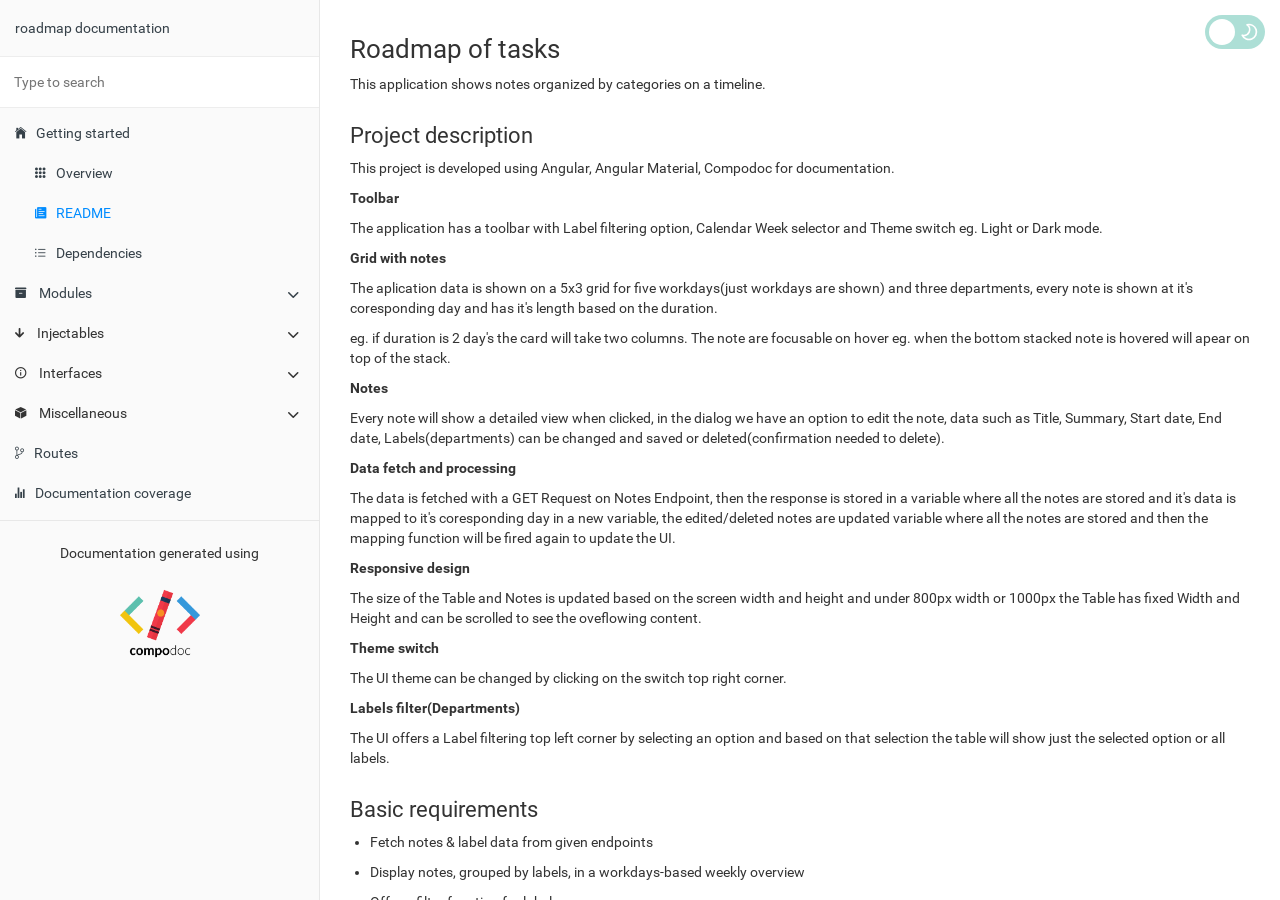
<file: documentation/index.html>
<!doctype html>
<html class="no-js" lang="">
    <head>
        <meta charset="utf-8">
        <meta http-equiv="x-ua-compatible" content="ie=edge">
        <title>roadmap documentation</title>
        <meta name="description" content="">
        <meta name="viewport" content="width=device-width, initial-scale=1">

        <link rel="icon" type="image/x-icon" href="./images/favicon.ico">
	   <link rel="stylesheet" href="./styles/style.css">
        <link rel="stylesheet" href="./styles/dark.css">
    </head>
    <body>

        <div class="navbar navbar-default navbar-fixed-top visible-xs">
            <a href="./" class="navbar-brand">roadmap documentation</a>
            <button type="button" class="btn btn-default btn-menu ion-ios-menu" id="btn-menu"></button>
        </div>

        <div class="xs-menu menu" id="mobile-menu">
                <div id="book-search-input" role="search"><input type="text" placeholder="Type to search"></div>            <compodoc-menu></compodoc-menu>
        </div>

        <div class="container-fluid main">
           <div class="row main">
               <div class="hidden-xs menu">
                   <compodoc-menu mode="normal"></compodoc-menu>
               </div>
               <!-- START CONTENT -->
               <div class="content getting-started">
                   <div class="content-data">

<h1 id="roadmap-of-tasks">Roadmap of tasks</h1>
<p>This application shows notes organized by categories on a timeline.</p>
<h2 id="project-description">Project description</h2>
<p>This project is developed using Angular, Angular Material, Compodoc for documentation.</p>
<p><strong>Toolbar</strong></p>
<p>The application has a toolbar with Label filtering option, Calendar Week selector and Theme switch eg. Light or Dark mode.</p>
<p><strong>Grid with notes</strong></p>
<p>The aplication data is shown on a 5x3 grid for five workdays(just workdays are shown) and three departments, every note is shown at it&#39;s coresponding day and has it&#39;s length based on the duration.</p>
<p>eg. if duration is 2 day&#39;s the card will take two columns. The note are focusable on hover eg. when the bottom stacked note is hovered will apear on top of the stack.</p>
<p><strong>Notes</strong></p>
<p>Every note will show a detailed view when clicked, in the dialog we have an option to edit the note, data such as Title, Summary, Start date, End date, Labels(departments) can be changed and saved or deleted(confirmation needed to delete).</p>
<p><strong>Data fetch and processing</strong></p>
<p>The data is fetched with a GET Request on Notes Endpoint, then the response is stored in a variable where all the notes are stored and it&#39;s data is mapped to it&#39;s coresponding day in a new variable, the edited/deleted notes are updated variable where all the notes are stored and then the mapping function will be fired again to update the UI.</p>
<p><strong>Responsive design</strong></p>
<p>The size of the Table and Notes is updated based on the screen width and height and under 800px width or 1000px the Table has fixed Width and Height and can be scrolled to see the oveflowing content.</p>
<p><strong>Theme switch</strong></p>
<p>The UI theme can be changed by clicking on the switch top right corner.</p>
<p><strong>Labels filter(Departments)</strong></p>
<p>The UI offers a Label filtering top left corner by selecting an option and based on that selection the table will show just the selected option or all labels.</p>
<h2 id="basic-requirements">Basic requirements</h2>
<ul>
<li><p>Fetch notes &amp; label data from given endpoints</p>
</li>
<li><p>Display notes, grouped by labels, in a workdays-based weekly overview</p>
</li>
<li><p>Offer a filter function for labels</p>
</li>
<li><p>Notes are editable via a dialog</p>
<ul>
<li>changed data should be reflected on cards &amp; board (example: changed start date)</li>
<li>Input validation for the summary<ul>
<li>max length 250</li>
</ul>
</li>
</ul>
</li>
</ul>
<h2 id="user-interface">User Interface</h2>
<ul>
<li>Display a workdays-based weekly view for notes - Offered function in the top row: a week switch &amp; filter option for labels</li>
<li>Display label-based rows (based on selected filter) and their notes</li>
<li>Card design/details:<ul>
<li>Normal Card contain note Id, title, summary, startDate, duration</li>
<li>Small cards contain note Id, title, summary with just two lines (dotted out)</li>
</ul>
</li>
<li>Stacking/overlapping should be solved through overlapping to avoid scrollbars</li>
<li>On hover a card will be highlighted on top (stacking) + show full summary for small cards</li>
<li>Clicking on a card opens the edit dialog o possible edit fields: Summary, start date, duration, labels, title<ul>
<li>Buttons: Save &amp; cancel</li>
</ul>
</li>
<li>Scrollbars<ul>
<li>Vertical: no scrollbar above &gt;=800px height (including possible stacked notes)</li>
<li>Horizontal: no horizontal scrollbar &gt;= 1000px width</li>
</ul>
</li>
</ul>
<h2 id="optional-challenges">Optional challenges</h2>
<ul>
<li>Editable: Save a changed data at the right endpoint and replace updated data in the frontend data (it is a dummy save endpoint – no real saving/manipulation action!)</li>
<li>Show label: display note labels inside the card</li>
<li>Deleteable: Delete notes via a button and frontend wise reflected</li>
<li>Dark mode: offer a UI dark mode</li>
</ul>
<p>Just the requierments that are met are writen here.</p>




















                   </div><div class="search-results">
    <div class="has-results">
        <h1 class="search-results-title"><span class='search-results-count'></span> results matching "<span class='search-query'></span>"</h1>
        <ul class="search-results-list"></ul>
    </div>
    <div class="no-results">
        <h1 class="search-results-title">No results matching "<span class='search-query'></span>"</h1>
    </div>
</div>
</div>
               <!-- END CONTENT -->
           </div>
       </div>

          <label class="dark-mode-switch">
               <input type="checkbox">
               <span class="slider">
                    <svg class="slider-icon" viewBox="0 0 24 24" fill="none" height="20" stroke="#000" stroke-linecap="round" stroke-linejoin="round" stroke-width="2" width="20" xmlns="http://www.w3.org/2000/svg">
                    <path d="M21 12.79A9 9 0 1111.21 3 7 7 0 0021 12.79z"></path>
                    </svg>
               </span>
          </label>

       <script>
            var COMPODOC_CURRENT_PAGE_DEPTH = 0;
            var COMPODOC_CURRENT_PAGE_CONTEXT = 'getting-started';
            var COMPODOC_CURRENT_PAGE_URL = 'index.html';
            var MAX_SEARCH_RESULTS = 15;
       </script>

       <script src="./js/libs/custom-elements.min.js"></script>
       <script src="./js/libs/lit-html.js"></script>

       <script src="./js/menu-wc.js" defer></script>
       <script nomodule src="./js/menu-wc_es5.js" defer></script>

       <script src="./js/libs/bootstrap-native.js"></script>

       <script src="./js/libs/es6-shim.min.js"></script>
       <script src="./js/libs/EventDispatcher.js"></script>
       <script src="./js/libs/promise.min.js"></script>
       <script src="./js/libs/zepto.min.js"></script>

       <script src="./js/compodoc.js"></script>

       <script src="./js/tabs.js"></script>
       <script src="./js/menu.js"></script>
       <script src="./js/libs/clipboard.min.js"></script>
       <script src="./js/libs/prism.js"></script>
       <script src="./js/sourceCode.js"></script>
          <script src="./js/search/search.js"></script>
          <script src="./js/search/lunr.min.js"></script>
          <script src="./js/search/search-lunr.js"></script>
          <script src="./js/search/search_index.js"></script>
       <script src="./js/lazy-load-graphs.js"></script>


    </body>
</html>
</file>
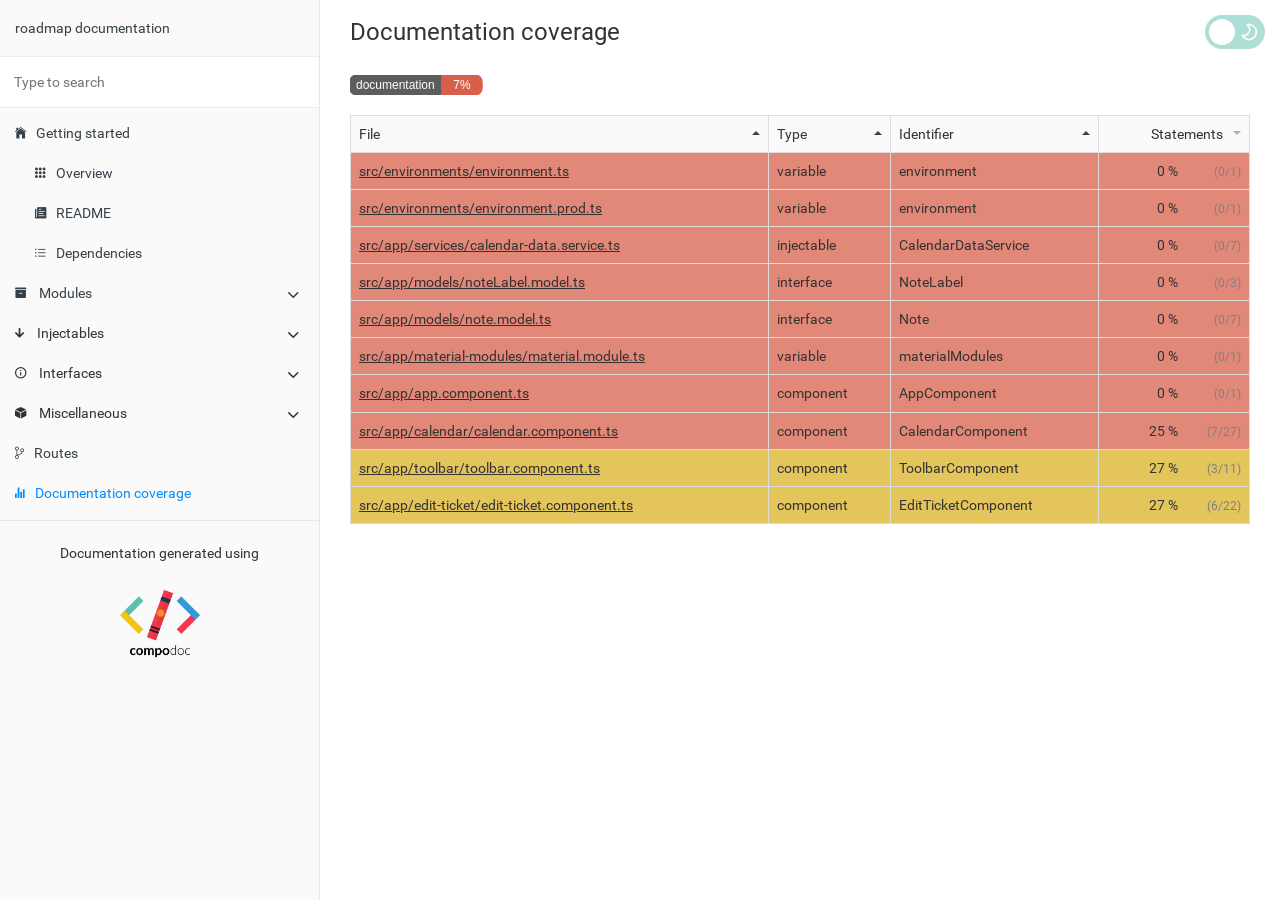
<file: documentation/coverage.html>
<!doctype html>
<html class="no-js" lang="">
    <head>
        <meta charset="utf-8">
        <meta http-equiv="x-ua-compatible" content="ie=edge">
        <title>roadmap documentation</title>
        <meta name="description" content="">
        <meta name="viewport" content="width=device-width, initial-scale=1">

        <link rel="icon" type="image/x-icon" href="./images/favicon.ico">
	   <link rel="stylesheet" href="./styles/style.css">
        <link rel="stylesheet" href="./styles/dark.css">
    </head>
    <body>

        <div class="navbar navbar-default navbar-fixed-top visible-xs">
            <a href="./" class="navbar-brand">roadmap documentation</a>
            <button type="button" class="btn btn-default btn-menu ion-ios-menu" id="btn-menu"></button>
        </div>

        <div class="xs-menu menu" id="mobile-menu">
                <div id="book-search-input" role="search"><input type="text" placeholder="Type to search"></div>            <compodoc-menu></compodoc-menu>
        </div>

        <div class="container-fluid main">
           <div class="row main">
               <div class="hidden-xs menu">
                   <compodoc-menu mode="normal"></compodoc-menu>
               </div>
               <!-- START CONTENT -->
               <div class="content coverage">
                   <div class="content-data">


















<ol class="breadcrumb">
    <li>Documentation coverage</li>
</ol>

<div>
    <img src="./images/coverage-badge-documentation.svg">
</div>

<table class="table table-bordered coverage" id="coverage-table">
    <thead class="coverage-header">
        <tr>
            <th>File</th>
            <th>Type</th>
            <th>Identifier</th>
            <th style="text-align:right" class="statements" data-sort-default>Statements</th>
        </tr>
    </thead>
    <tbody>
        <tr class="low">
            <td>
                <!-- miscellaneous -->
                <a href="./components/AppComponent.html">src/app/app.component.ts</a>
            </td>
            <td>component</td>
            <td>AppComponent</td>
            <td align="right" data-sort="0">
                <span class="coverage-percent">0 %</span>
                <span class="coverage-count">(0/1)</span>
            </td>
        </tr>
        <tr class="low">
            <td>
                <!-- miscellaneous -->
                <a href="./components/CalendarComponent.html">src/app/calendar/calendar.component.ts</a>
            </td>
            <td>component</td>
            <td>CalendarComponent</td>
            <td align="right" data-sort="25">
                <span class="coverage-percent">25 %</span>
                <span class="coverage-count">(7/27)</span>
            </td>
        </tr>
        <tr class="medium">
            <td>
                <!-- miscellaneous -->
                <a href="./components/EditTicketComponent.html">src/app/edit-ticket/edit-ticket.component.ts</a>
            </td>
            <td>component</td>
            <td>EditTicketComponent</td>
            <td align="right" data-sort="27">
                <span class="coverage-percent">27 %</span>
                <span class="coverage-count">(6/22)</span>
            </td>
        </tr>
        <tr class="low">
            <td>
                <!-- miscellaneous -->
                <a href="./miscellaneous/variables.html#materialModules">src/app/material-modules/material.module.ts</a>
            </td>
            <td>variable</td>
            <td>materialModules</td>
            <td align="right" data-sort="0">
                <span class="coverage-percent">0 %</span>
                <span class="coverage-count">(0/1)</span>
            </td>
        </tr>
        <tr class="low">
            <td>
                <!-- miscellaneous -->
                <a href="./interfaces/Note.html">src/app/models/note.model.ts</a>
            </td>
            <td>interface</td>
            <td>Note</td>
            <td align="right" data-sort="0">
                <span class="coverage-percent">0 %</span>
                <span class="coverage-count">(0/7)</span>
            </td>
        </tr>
        <tr class="low">
            <td>
                <!-- miscellaneous -->
                <a href="./interfaces/NoteLabel.html">src/app/models/noteLabel.model.ts</a>
            </td>
            <td>interface</td>
            <td>NoteLabel</td>
            <td align="right" data-sort="0">
                <span class="coverage-percent">0 %</span>
                <span class="coverage-count">(0/3)</span>
            </td>
        </tr>
        <tr class="low">
            <td>
                <!-- miscellaneous -->
                <a href="./injectables/CalendarDataService.html">src/app/services/calendar-data.service.ts</a>
            </td>
            <td>injectable</td>
            <td>CalendarDataService</td>
            <td align="right" data-sort="0">
                <span class="coverage-percent">0 %</span>
                <span class="coverage-count">(0/7)</span>
            </td>
        </tr>
        <tr class="medium">
            <td>
                <!-- miscellaneous -->
                <a href="./components/ToolbarComponent.html">src/app/toolbar/toolbar.component.ts</a>
            </td>
            <td>component</td>
            <td>ToolbarComponent</td>
            <td align="right" data-sort="27">
                <span class="coverage-percent">27 %</span>
                <span class="coverage-count">(3/11)</span>
            </td>
        </tr>
        <tr class="low">
            <td>
                <!-- miscellaneous -->
                <a href="./miscellaneous/variables.html#environment">src/environments/environment.prod.ts</a>
            </td>
            <td>variable</td>
            <td>environment</td>
            <td align="right" data-sort="0">
                <span class="coverage-percent">0 %</span>
                <span class="coverage-count">(0/1)</span>
            </td>
        </tr>
        <tr class="low">
            <td>
                <!-- miscellaneous -->
                <a href="./miscellaneous/variables.html#environment">src/environments/environment.ts</a>
            </td>
            <td>variable</td>
            <td>environment</td>
            <td align="right" data-sort="0">
                <span class="coverage-percent">0 %</span>
                <span class="coverage-count">(0/1)</span>
            </td>
        </tr>
    </tbody>
</table>

<script src="js/libs/tablesort.min.js"></script>
<script src="js/libs/tablesort.number.min.js"></script>
<script>
    new Tablesort(document.getElementById('coverage-table'));
</script>

                   </div><div class="search-results">
    <div class="has-results">
        <h1 class="search-results-title"><span class='search-results-count'></span> results matching "<span class='search-query'></span>"</h1>
        <ul class="search-results-list"></ul>
    </div>
    <div class="no-results">
        <h1 class="search-results-title">No results matching "<span class='search-query'></span>"</h1>
    </div>
</div>
</div>
               <!-- END CONTENT -->
           </div>
       </div>

          <label class="dark-mode-switch">
               <input type="checkbox">
               <span class="slider">
                    <svg class="slider-icon" viewBox="0 0 24 24" fill="none" height="20" stroke="#000" stroke-linecap="round" stroke-linejoin="round" stroke-width="2" width="20" xmlns="http://www.w3.org/2000/svg">
                    <path d="M21 12.79A9 9 0 1111.21 3 7 7 0 0021 12.79z"></path>
                    </svg>
               </span>
          </label>

       <script>
            var COMPODOC_CURRENT_PAGE_DEPTH = 0;
            var COMPODOC_CURRENT_PAGE_CONTEXT = 'coverage';
            var COMPODOC_CURRENT_PAGE_URL = 'coverage.html';
            var MAX_SEARCH_RESULTS = 15;
       </script>

       <script src="./js/libs/custom-elements.min.js"></script>
       <script src="./js/libs/lit-html.js"></script>

       <script src="./js/menu-wc.js" defer></script>
       <script nomodule src="./js/menu-wc_es5.js" defer></script>

       <script src="./js/libs/bootstrap-native.js"></script>

       <script src="./js/libs/es6-shim.min.js"></script>
       <script src="./js/libs/EventDispatcher.js"></script>
       <script src="./js/libs/promise.min.js"></script>
       <script src="./js/libs/zepto.min.js"></script>

       <script src="./js/compodoc.js"></script>

       <script src="./js/tabs.js"></script>
       <script src="./js/menu.js"></script>
       <script src="./js/libs/clipboard.min.js"></script>
       <script src="./js/libs/prism.js"></script>
       <script src="./js/sourceCode.js"></script>
          <script src="./js/search/search.js"></script>
          <script src="./js/search/lunr.min.js"></script>
          <script src="./js/search/search-lunr.js"></script>
          <script src="./js/search/search_index.js"></script>
       <script src="./js/lazy-load-graphs.js"></script>


    </body>
</html>
</file>
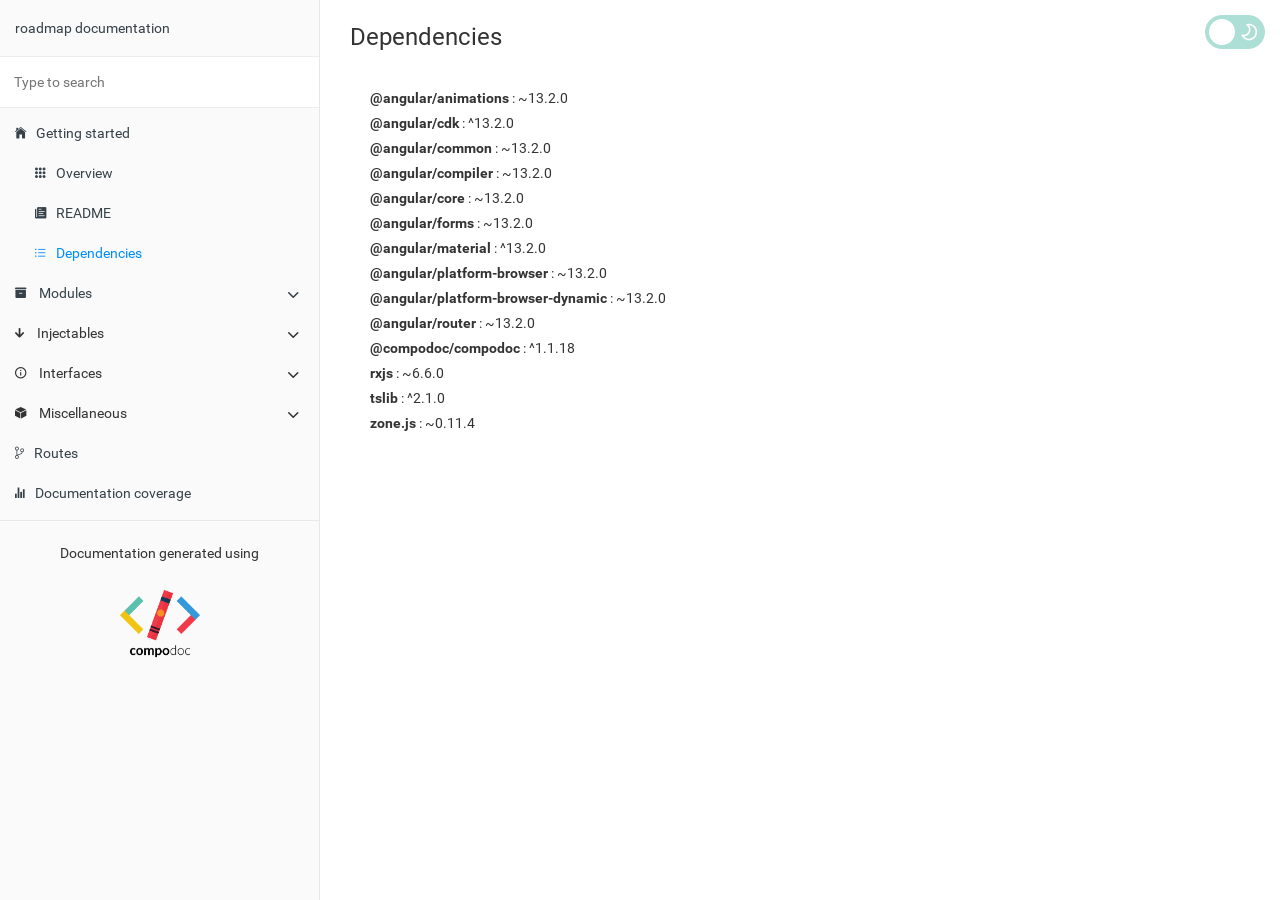
<file: documentation/dependencies.html>
<!doctype html>
<html class="no-js" lang="">
    <head>
        <meta charset="utf-8">
        <meta http-equiv="x-ua-compatible" content="ie=edge">
        <title>roadmap documentation</title>
        <meta name="description" content="">
        <meta name="viewport" content="width=device-width, initial-scale=1">

        <link rel="icon" type="image/x-icon" href="./images/favicon.ico">
	   <link rel="stylesheet" href="./styles/style.css">
        <link rel="stylesheet" href="./styles/dark.css">
    </head>
    <body>

        <div class="navbar navbar-default navbar-fixed-top visible-xs">
            <a href="./" class="navbar-brand">roadmap documentation</a>
            <button type="button" class="btn btn-default btn-menu ion-ios-menu" id="btn-menu"></button>
        </div>

        <div class="xs-menu menu" id="mobile-menu">
                <div id="book-search-input" role="search"><input type="text" placeholder="Type to search"></div>            <compodoc-menu></compodoc-menu>
        </div>

        <div class="container-fluid main">
           <div class="row main">
               <div class="hidden-xs menu">
                   <compodoc-menu mode="normal"></compodoc-menu>
               </div>
               <!-- START CONTENT -->
               <div class="content package-dependencies">
                   <div class="content-data">















    <ol class="breadcrumb">
        <li>Dependencies</li>
    </ol>
    <ul class="dependencies-list">
        <li>
            <b>@angular/animations</b> : ~13.2.0</li>
        <li>
            <b>@angular/cdk</b> : ^13.2.0</li>
        <li>
            <b>@angular/common</b> : ~13.2.0</li>
        <li>
            <b>@angular/compiler</b> : ~13.2.0</li>
        <li>
            <b>@angular/core</b> : ~13.2.0</li>
        <li>
            <b>@angular/forms</b> : ~13.2.0</li>
        <li>
            <b>@angular/material</b> : ^13.2.0</li>
        <li>
            <b>@angular/platform-browser</b> : ~13.2.0</li>
        <li>
            <b>@angular/platform-browser-dynamic</b> : ~13.2.0</li>
        <li>
            <b>@angular/router</b> : ~13.2.0</li>
        <li>
            <b>@compodoc/compodoc</b> : ^1.1.18</li>
        <li>
            <b>rxjs</b> : ~6.6.0</li>
        <li>
            <b>tslib</b> : ^2.1.0</li>
        <li>
            <b>zone.js</b> : ~0.11.4</li>
    </ul>






                   </div><div class="search-results">
    <div class="has-results">
        <h1 class="search-results-title"><span class='search-results-count'></span> results matching "<span class='search-query'></span>"</h1>
        <ul class="search-results-list"></ul>
    </div>
    <div class="no-results">
        <h1 class="search-results-title">No results matching "<span class='search-query'></span>"</h1>
    </div>
</div>
</div>
               <!-- END CONTENT -->
           </div>
       </div>

          <label class="dark-mode-switch">
               <input type="checkbox">
               <span class="slider">
                    <svg class="slider-icon" viewBox="0 0 24 24" fill="none" height="20" stroke="#000" stroke-linecap="round" stroke-linejoin="round" stroke-width="2" width="20" xmlns="http://www.w3.org/2000/svg">
                    <path d="M21 12.79A9 9 0 1111.21 3 7 7 0 0021 12.79z"></path>
                    </svg>
               </span>
          </label>

       <script>
            var COMPODOC_CURRENT_PAGE_DEPTH = 0;
            var COMPODOC_CURRENT_PAGE_CONTEXT = 'package-dependencies';
            var COMPODOC_CURRENT_PAGE_URL = 'dependencies.html';
            var MAX_SEARCH_RESULTS = 15;
       </script>

       <script src="./js/libs/custom-elements.min.js"></script>
       <script src="./js/libs/lit-html.js"></script>

       <script src="./js/menu-wc.js" defer></script>
       <script nomodule src="./js/menu-wc_es5.js" defer></script>

       <script src="./js/libs/bootstrap-native.js"></script>

       <script src="./js/libs/es6-shim.min.js"></script>
       <script src="./js/libs/EventDispatcher.js"></script>
       <script src="./js/libs/promise.min.js"></script>
       <script src="./js/libs/zepto.min.js"></script>

       <script src="./js/compodoc.js"></script>

       <script src="./js/tabs.js"></script>
       <script src="./js/menu.js"></script>
       <script src="./js/libs/clipboard.min.js"></script>
       <script src="./js/libs/prism.js"></script>
       <script src="./js/sourceCode.js"></script>
          <script src="./js/search/search.js"></script>
          <script src="./js/search/lunr.min.js"></script>
          <script src="./js/search/search-lunr.js"></script>
          <script src="./js/search/search_index.js"></script>
       <script src="./js/lazy-load-graphs.js"></script>


    </body>
</html>
</file>
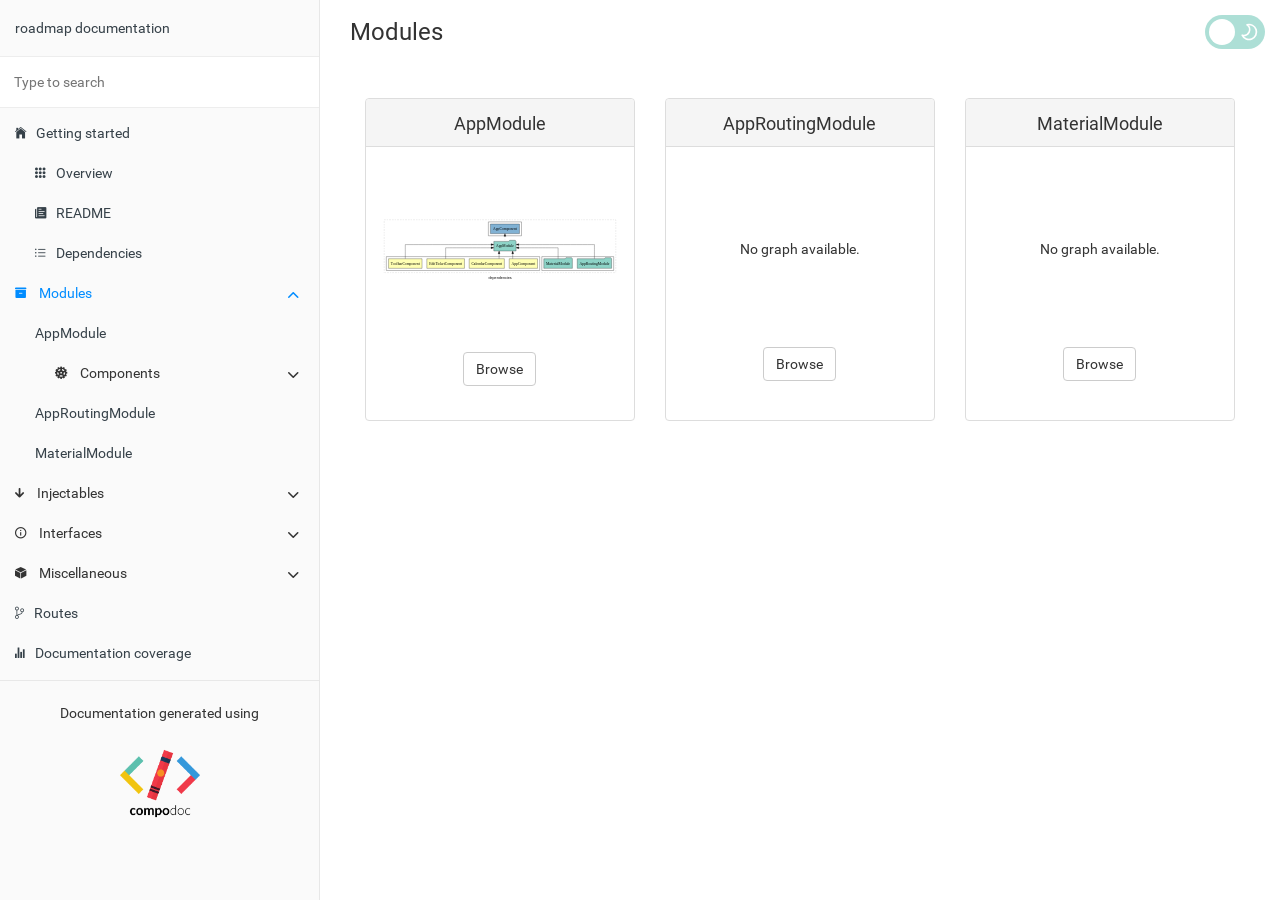
<file: documentation/modules.html>
<!doctype html>
<html class="no-js" lang="">
    <head>
        <meta charset="utf-8">
        <meta http-equiv="x-ua-compatible" content="ie=edge">
        <title>roadmap documentation</title>
        <meta name="description" content="">
        <meta name="viewport" content="width=device-width, initial-scale=1">

        <link rel="icon" type="image/x-icon" href="./images/favicon.ico">
	   <link rel="stylesheet" href="./styles/style.css">
        <link rel="stylesheet" href="./styles/dark.css">
    </head>
    <body>

        <div class="navbar navbar-default navbar-fixed-top visible-xs">
            <a href="./" class="navbar-brand">roadmap documentation</a>
            <button type="button" class="btn btn-default btn-menu ion-ios-menu" id="btn-menu"></button>
        </div>

        <div class="xs-menu menu" id="mobile-menu">
                <div id="book-search-input" role="search"><input type="text" placeholder="Type to search"></div>            <compodoc-menu></compodoc-menu>
        </div>

        <div class="container-fluid main">
           <div class="row main">
               <div class="hidden-xs menu">
                   <compodoc-menu mode="normal"></compodoc-menu>
               </div>
               <!-- START CONTENT -->
               <div class="content modules">
                   <div class="content-data">



<ol class="breadcrumb">
    <li>Modules</li>
</ol>
<div class="container-fluid modules">
    <div class="row">
            <div class="col-md-6 col-lg-4">
                <div class="card card-module">
                    <div class="card-header">
                        <h4 class="card-title">AppModule</h4>
                    </div>
                    <div class="card-block">
                                <p>
                                    <object id="demo-svg" type="image/svg+xml" lazy="./modules/AppModule/dependencies.svg" style="width: 100%; height: 175px;">
                                        Your browser does not support SVG
                                    </object>
                                </p>
                        <footer class="text-center">
                            <a href="./modules/AppModule.html" class="btn btn-default">Browse</a>
                        </footer>
                    </div>
                </div>
            </div>
            <div class="col-md-6 col-lg-4">
                <div class="card card-module">
                    <div class="card-header">
                        <h4 class="card-title">AppRoutingModule</h4>
                    </div>
                    <div class="card-block">
                                <p class="no-graph">
                                    No graph available.
                                </p>
                        <footer class="text-center">
                            <a href="./modules/AppRoutingModule.html" class="btn btn-default">Browse</a>
                        </footer>
                    </div>
                </div>
            </div>
            <div class="col-md-6 col-lg-4">
                <div class="card card-module">
                    <div class="card-header">
                        <h4 class="card-title">MaterialModule</h4>
                    </div>
                    <div class="card-block">
                                <p class="no-graph">
                                    No graph available.
                                </p>
                        <footer class="text-center">
                            <a href="./modules/MaterialModule.html" class="btn btn-default">Browse</a>
                        </footer>
                    </div>
                </div>
            </div>
    </div>
</div>

















                   </div><div class="search-results">
    <div class="has-results">
        <h1 class="search-results-title"><span class='search-results-count'></span> results matching "<span class='search-query'></span>"</h1>
        <ul class="search-results-list"></ul>
    </div>
    <div class="no-results">
        <h1 class="search-results-title">No results matching "<span class='search-query'></span>"</h1>
    </div>
</div>
</div>
               <!-- END CONTENT -->
           </div>
       </div>

          <label class="dark-mode-switch">
               <input type="checkbox">
               <span class="slider">
                    <svg class="slider-icon" viewBox="0 0 24 24" fill="none" height="20" stroke="#000" stroke-linecap="round" stroke-linejoin="round" stroke-width="2" width="20" xmlns="http://www.w3.org/2000/svg">
                    <path d="M21 12.79A9 9 0 1111.21 3 7 7 0 0021 12.79z"></path>
                    </svg>
               </span>
          </label>

       <script>
            var COMPODOC_CURRENT_PAGE_DEPTH = 0;
            var COMPODOC_CURRENT_PAGE_CONTEXT = 'modules';
            var COMPODOC_CURRENT_PAGE_URL = 'modules.html';
            var MAX_SEARCH_RESULTS = 15;
       </script>

       <script src="./js/libs/custom-elements.min.js"></script>
       <script src="./js/libs/lit-html.js"></script>

       <script src="./js/menu-wc.js" defer></script>
       <script nomodule src="./js/menu-wc_es5.js" defer></script>

       <script src="./js/libs/bootstrap-native.js"></script>

       <script src="./js/libs/es6-shim.min.js"></script>
       <script src="./js/libs/EventDispatcher.js"></script>
       <script src="./js/libs/promise.min.js"></script>
       <script src="./js/libs/zepto.min.js"></script>

       <script src="./js/compodoc.js"></script>

       <script src="./js/tabs.js"></script>
       <script src="./js/menu.js"></script>
       <script src="./js/libs/clipboard.min.js"></script>
       <script src="./js/libs/prism.js"></script>
       <script src="./js/sourceCode.js"></script>
          <script src="./js/search/search.js"></script>
          <script src="./js/search/lunr.min.js"></script>
          <script src="./js/search/search-lunr.js"></script>
          <script src="./js/search/search_index.js"></script>
       <script src="./js/lazy-load-graphs.js"></script>


    </body>
</html>
</file>
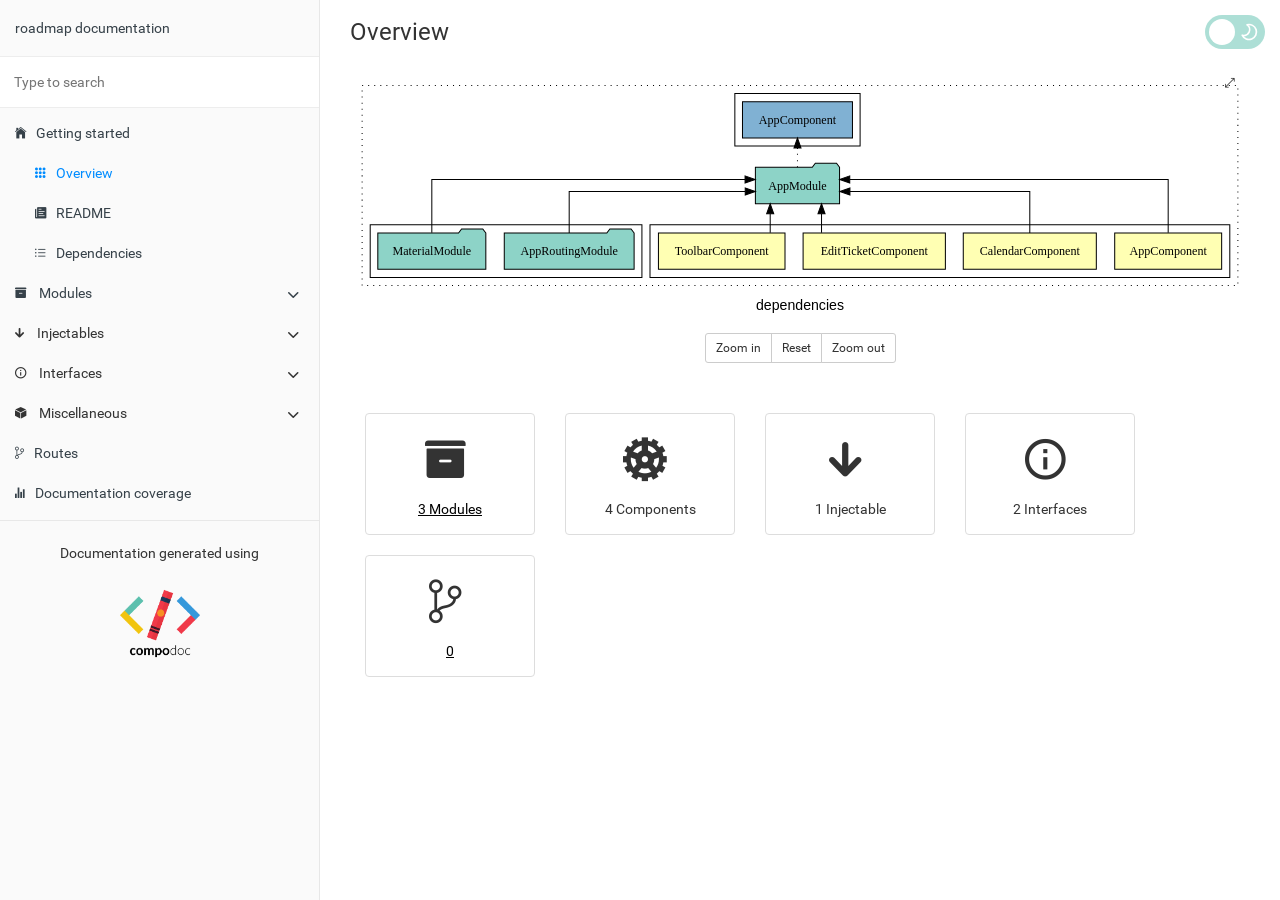
<file: documentation/overview.html>
<!doctype html>
<html class="no-js" lang="">
    <head>
        <meta charset="utf-8">
        <meta http-equiv="x-ua-compatible" content="ie=edge">
        <title>roadmap documentation</title>
        <meta name="description" content="">
        <meta name="viewport" content="width=device-width, initial-scale=1">

        <link rel="icon" type="image/x-icon" href="./images/favicon.ico">
	   <link rel="stylesheet" href="./styles/style.css">
        <link rel="stylesheet" href="./styles/dark.css">
    </head>
    <body>

        <div class="navbar navbar-default navbar-fixed-top visible-xs">
            <a href="./" class="navbar-brand">roadmap documentation</a>
            <button type="button" class="btn btn-default btn-menu ion-ios-menu" id="btn-menu"></button>
        </div>

        <div class="xs-menu menu" id="mobile-menu">
                <div id="book-search-input" role="search"><input type="text" placeholder="Type to search"></div>            <compodoc-menu></compodoc-menu>
        </div>

        <div class="container-fluid main">
           <div class="row main">
               <div class="hidden-xs menu">
                   <compodoc-menu mode="normal"></compodoc-menu>
               </div>
               <!-- START CONTENT -->
               <div class="content overview">
                   <div class="content-data">


<ol class="breadcrumb">
    <li>Overview</li>
</ol>
  
<div class="text-center module-graph-container">
    <div id="module-graph-svg">
        <?xml version="1.0" encoding="UTF-8" standalone="no"?>
<!DOCTYPE svg PUBLIC "-//W3C//DTD SVG 1.1//EN"
 "http://www.w3.org/Graphics/SVG/1.1/DTD/svg11.dtd">
<!-- Generated by graphviz version 2.47.3 (20210619.1520)
 -->
<!-- Title: dependencies Pages: 1 -->
<svg width="891pt" height="247pt"
 viewBox="0.00 0.00 891.00 246.80" xmlns="http://www.w3.org/2000/svg" xmlns:xlink="http://www.w3.org/1999/xlink">
<g id="graph0" class="graph" transform="scale(1 1) rotate(0) translate(4 242.8)">
<title>dependencies</title>
<polygon fill="white" stroke="transparent" points="-4,4 -4,-242.8 887,-242.8 887,4 -4,4"/>
<text text-anchor="middle" x="441.5" y="-8.2" font-family="sans-serif" font-size="14.00">dependencies</text>
<g id="clust1" class="cluster">
<title>cluster_AppModule</title>
<polygon fill="none" stroke="black" stroke-dasharray="1,5" points="8,-32.8 8,-230.8 875,-230.8 875,-32.8 8,-32.8"/>
</g>
<g id="clust2" class="cluster">
<title>cluster_AppModule_declarations</title>
<polygon fill="none" stroke="black" points="293,-40.8 293,-92.8 867,-92.8 867,-40.8 293,-40.8"/>
</g>
<g id="clust7" class="cluster">
<title>cluster_AppModule_imports</title>
<polygon fill="none" stroke="black" points="16,-40.8 16,-92.8 285,-92.8 285,-40.8 16,-40.8"/>
</g>
<g id="clust9" class="cluster">
<title>cluster_AppModule_bootstrap</title>
<polygon fill="none" stroke="black" points="377,-170.8 377,-222.8 501,-222.8 501,-170.8 377,-170.8"/>
</g>
<!-- AppComponent -->
<g id="node1" class="node">
<title>AppComponent</title>
<polygon fill="#ffffb3" stroke="black" points="858.94,-84.8 753.06,-84.8 753.06,-48.8 858.94,-48.8 858.94,-84.8"/>
<text text-anchor="middle" x="806" y="-62.6" font-family="Times,serif" font-size="14.00">AppComponent</text>
</g>
<!-- AppModule -->
<g id="node5" class="node">
<title>AppModule</title>
<polygon fill="#8dd3c7" stroke="black" points="480.66,-149.8 477.66,-153.8 456.66,-153.8 453.66,-149.8 397.34,-149.8 397.34,-113.8 480.66,-113.8 480.66,-149.8"/>
<text text-anchor="middle" x="439" y="-127.6" font-family="Times,serif" font-size="14.00">AppModule</text>
</g>
<!-- AppComponent&#45;&gt;AppModule -->
<g id="edge1" class="edge">
<title>AppComponent&#45;&gt;AppModule</title>
<path fill="none" stroke="black" d="M806,-85.08C806,-106.12 806,-137.8 806,-137.8 806,-137.8 490.74,-137.8 490.74,-137.8"/>
<polygon fill="black" stroke="black" points="490.74,-134.3 480.74,-137.8 490.74,-141.3 490.74,-134.3"/>
</g>
<!-- CalendarComponent -->
<g id="node2" class="node">
<title>CalendarComponent</title>
<polygon fill="#ffffb3" stroke="black" points="734.86,-84.8 603.14,-84.8 603.14,-48.8 734.86,-48.8 734.86,-84.8"/>
<text text-anchor="middle" x="669" y="-62.6" font-family="Times,serif" font-size="14.00">CalendarComponent</text>
</g>
<!-- CalendarComponent&#45;&gt;AppModule -->
<g id="edge2" class="edge">
<title>CalendarComponent&#45;&gt;AppModule</title>
<path fill="none" stroke="black" d="M669,-84.82C669,-102.17 669,-125.8 669,-125.8 669,-125.8 490.92,-125.8 490.92,-125.8"/>
<polygon fill="black" stroke="black" points="490.92,-122.3 480.92,-125.8 490.92,-129.3 490.92,-122.3"/>
</g>
<!-- EditTicketComponent -->
<g id="node3" class="node">
<title>EditTicketComponent</title>
<polygon fill="#ffffb3" stroke="black" points="585.43,-84.8 444.57,-84.8 444.57,-48.8 585.43,-48.8 585.43,-84.8"/>
<text text-anchor="middle" x="515" y="-62.6" font-family="Times,serif" font-size="14.00">EditTicketComponent</text>
</g>
<!-- EditTicketComponent&#45;&gt;AppModule -->
<g id="edge3" class="edge">
<title>EditTicketComponent&#45;&gt;AppModule</title>
<path fill="none" stroke="black" d="M462.81,-84.91C462.81,-84.91 462.81,-103.79 462.81,-103.79"/>
<polygon fill="black" stroke="black" points="459.31,-103.79 462.81,-113.79 466.31,-103.79 459.31,-103.79"/>
</g>
<!-- ToolbarComponent -->
<g id="node4" class="node">
<title>ToolbarComponent</title>
<polygon fill="#ffffb3" stroke="black" points="426.65,-84.8 301.35,-84.8 301.35,-48.8 426.65,-48.8 426.65,-84.8"/>
<text text-anchor="middle" x="364" y="-62.6" font-family="Times,serif" font-size="14.00">ToolbarComponent</text>
</g>
<!-- ToolbarComponent&#45;&gt;AppModule -->
<g id="edge4" class="edge">
<title>ToolbarComponent&#45;&gt;AppModule</title>
<path fill="none" stroke="black" d="M412,-84.91C412,-84.91 412,-103.79 412,-103.79"/>
<polygon fill="black" stroke="black" points="408.5,-103.79 412,-113.79 415.5,-103.79 408.5,-103.79"/>
</g>
<!-- AppComponent  -->
<g id="node8" class="node">
<title>AppComponent </title>
<polygon fill="#80b1d3" stroke="black" points="493.44,-214.8 384.56,-214.8 384.56,-178.8 493.44,-178.8 493.44,-214.8"/>
<text text-anchor="middle" x="439" y="-192.6" font-family="Times,serif" font-size="14.00">AppComponent </text>
</g>
<!-- AppModule&#45;&gt;AppComponent  -->
<g id="edge7" class="edge">
<title>AppModule&#45;&gt;AppComponent </title>
<path fill="none" stroke="black" stroke-dasharray="1,5" d="M439,-149.91C439,-149.91 439,-168.79 439,-168.79"/>
<polygon fill="black" stroke="black" points="435.5,-168.79 439,-178.79 442.5,-168.79 435.5,-168.79"/>
</g>
<!-- AppRoutingModule -->
<g id="node6" class="node">
<title>AppRoutingModule</title>
<polygon fill="#8dd3c7" stroke="black" points="277.27,-84.8 274.27,-88.8 253.27,-88.8 250.27,-84.8 148.73,-84.8 148.73,-48.8 277.27,-48.8 277.27,-84.8"/>
<text text-anchor="middle" x="213" y="-62.6" font-family="Times,serif" font-size="14.00">AppRoutingModule</text>
</g>
<!-- AppRoutingModule&#45;&gt;AppModule -->
<g id="edge5" class="edge">
<title>AppRoutingModule&#45;&gt;AppModule</title>
<path fill="none" stroke="black" d="M213,-84.82C213,-102.17 213,-125.8 213,-125.8 213,-125.8 387.28,-125.8 387.28,-125.8"/>
<polygon fill="black" stroke="black" points="387.28,-129.3 397.28,-125.8 387.28,-122.3 387.28,-129.3"/>
</g>
<!-- MaterialModule -->
<g id="node7" class="node">
<title>MaterialModule</title>
<polygon fill="#8dd3c7" stroke="black" points="130.47,-84.8 127.47,-88.8 106.47,-88.8 103.47,-84.8 23.53,-84.8 23.53,-48.8 130.47,-48.8 130.47,-84.8"/>
<text text-anchor="middle" x="77" y="-62.6" font-family="Times,serif" font-size="14.00">MaterialModule</text>
</g>
<!-- MaterialModule&#45;&gt;AppModule -->
<g id="edge6" class="edge">
<title>MaterialModule&#45;&gt;AppModule</title>
<path fill="none" stroke="black" d="M77,-85.08C77,-106.12 77,-137.8 77,-137.8 77,-137.8 387.12,-137.8 387.12,-137.8"/>
<polygon fill="black" stroke="black" points="387.12,-141.3 397.12,-137.8 387.12,-134.3 387.12,-141.3"/>
</g>
</g>
</svg>

    </div>
    <i id="fullscreen" class="icon ion-ios-resize module-graph-fullscreen-btn" aria-hidden="true"></i>
    <div class="btn-group size-buttons">
        <button id="zoom-in" class="btn btn-default btn-sm">Zoom in</button>
        <button id="reset" class="btn btn-default btn-sm">Reset</button>
        <button id="zoom-out" class="btn btn-default btn-sm">Zoom out</button>
    </div>
</div>
  
<div class="tab-content overview">
    <div class="row">
        <div class="col-sm-3">
            <div class="card text-center">
                <div class="card-block">
                    <h4 class="card-title"><span class="icon ion-ios-archive"></span></h4>
                    <p class="card-text">
                        <a href="./modules.html">3 Modules</a>
                    </p>
                </div>
            </div>
        </div>
        <div class="col-sm-3">
            <div class="card text-center">
                <div class="card-block">
                    <h4 class="card-title"><span class="icon ion-md-cog"></span></h4>
                    <p class="card-text">4 Components</p>
                </div>
            </div>
        </div>
        <div class="col-sm-3">
            <div class="card text-center">
                <div class="card-block">
                    <h4 class="card-title"><span class="icon ion-md-arrow-round-down"></span></h4>
                    <p class="card-text">1 Injectable</p>
                </div>
            </div>
        </div>
        <div class="col-sm-3">
            <div class="card text-center">
                <div class="card-block">
                    <h4 class="card-title"><span class="icon ion-md-information-circle-outline"></span></h4>
                    <p class="card-text">2 Interfaces</p>
                </div>
            </div>
        </div>
        <div class="col-sm-3">
            <div class="card text-center">
                <div class="card-block">
                    <h4 class="card-title"><span class="icon ion-ios-git-branch"></span></h4>
                    <p class="card-text">
                        <a href="./routes.html">0 </a>
                    </p>
                </div>
            </div>
        </div>
    </div>
</div>
<script src="js/libs/svg-pan-zoom.min.js"></script>
<script src="js/svg-pan-zoom.controls.js"></script> 

















                   </div><div class="search-results">
    <div class="has-results">
        <h1 class="search-results-title"><span class='search-results-count'></span> results matching "<span class='search-query'></span>"</h1>
        <ul class="search-results-list"></ul>
    </div>
    <div class="no-results">
        <h1 class="search-results-title">No results matching "<span class='search-query'></span>"</h1>
    </div>
</div>
</div>
               <!-- END CONTENT -->
           </div>
       </div>

          <label class="dark-mode-switch">
               <input type="checkbox">
               <span class="slider">
                    <svg class="slider-icon" viewBox="0 0 24 24" fill="none" height="20" stroke="#000" stroke-linecap="round" stroke-linejoin="round" stroke-width="2" width="20" xmlns="http://www.w3.org/2000/svg">
                    <path d="M21 12.79A9 9 0 1111.21 3 7 7 0 0021 12.79z"></path>
                    </svg>
               </span>
          </label>

       <script>
            var COMPODOC_CURRENT_PAGE_DEPTH = 0;
            var COMPODOC_CURRENT_PAGE_CONTEXT = 'overview';
            var COMPODOC_CURRENT_PAGE_URL = 'overview.html';
            var MAX_SEARCH_RESULTS = 15;
       </script>

       <script src="./js/libs/custom-elements.min.js"></script>
       <script src="./js/libs/lit-html.js"></script>

       <script src="./js/menu-wc.js" defer></script>
       <script nomodule src="./js/menu-wc_es5.js" defer></script>

       <script src="./js/libs/bootstrap-native.js"></script>

       <script src="./js/libs/es6-shim.min.js"></script>
       <script src="./js/libs/EventDispatcher.js"></script>
       <script src="./js/libs/promise.min.js"></script>
       <script src="./js/libs/zepto.min.js"></script>

       <script src="./js/compodoc.js"></script>

       <script src="./js/tabs.js"></script>
       <script src="./js/menu.js"></script>
       <script src="./js/libs/clipboard.min.js"></script>
       <script src="./js/libs/prism.js"></script>
       <script src="./js/sourceCode.js"></script>
          <script src="./js/search/search.js"></script>
          <script src="./js/search/lunr.min.js"></script>
          <script src="./js/search/search-lunr.js"></script>
          <script src="./js/search/search_index.js"></script>
       <script src="./js/lazy-load-graphs.js"></script>


    </body>
</html>
</file>
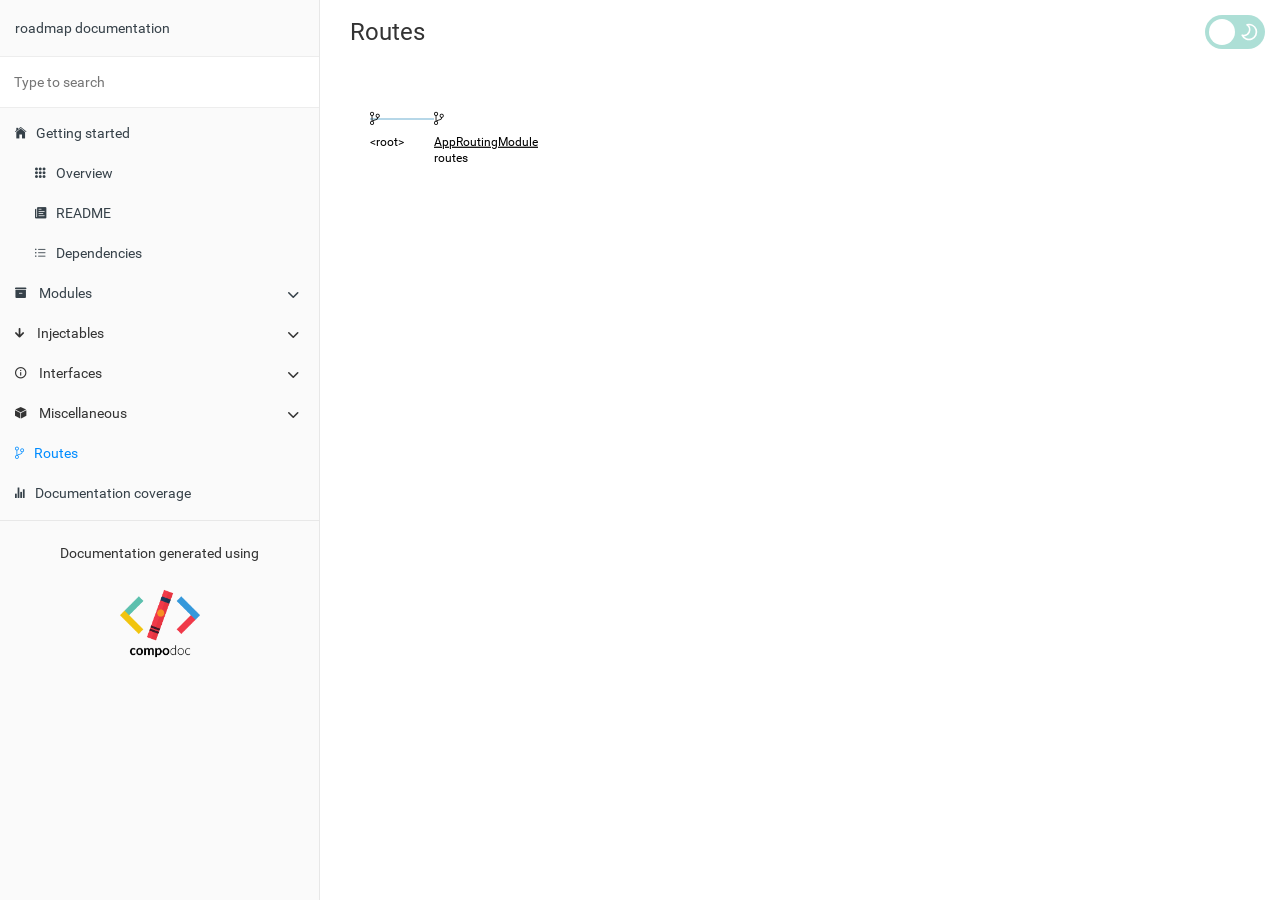
<file: documentation/routes.html>
<!doctype html>
<html class="no-js" lang="">
    <head>
        <meta charset="utf-8">
        <meta http-equiv="x-ua-compatible" content="ie=edge">
        <title>roadmap documentation</title>
        <meta name="description" content="">
        <meta name="viewport" content="width=device-width, initial-scale=1">

        <link rel="icon" type="image/x-icon" href="./images/favicon.ico">
	   <link rel="stylesheet" href="./styles/style.css">
        <link rel="stylesheet" href="./styles/dark.css">
    </head>
    <body>

        <div class="navbar navbar-default navbar-fixed-top visible-xs">
            <a href="./" class="navbar-brand">roadmap documentation</a>
            <button type="button" class="btn btn-default btn-menu ion-ios-menu" id="btn-menu"></button>
        </div>

        <div class="xs-menu menu" id="mobile-menu">
                <div id="book-search-input" role="search"><input type="text" placeholder="Type to search"></div>            <compodoc-menu></compodoc-menu>
        </div>

        <div class="container-fluid main">
           <div class="row main">
               <div class="hidden-xs menu">
                   <compodoc-menu mode="normal"></compodoc-menu>
               </div>
               <!-- START CONTENT -->
               <div class="content routes">
                   <div class="content-data">














<ol class="breadcrumb">
    <li>Routes</li>
</ol>

<div id="body-routes"></div>

<script src="./js/libs/d3.v3.min.js"></script>
<script src="./js/libs/innersvg.js"></script>

<script src="./js/routes/routes_index.js"></script>
<script src="./js/routes.js"></script>





                   </div><div class="search-results">
    <div class="has-results">
        <h1 class="search-results-title"><span class='search-results-count'></span> results matching "<span class='search-query'></span>"</h1>
        <ul class="search-results-list"></ul>
    </div>
    <div class="no-results">
        <h1 class="search-results-title">No results matching "<span class='search-query'></span>"</h1>
    </div>
</div>
</div>
               <!-- END CONTENT -->
           </div>
       </div>

          <label class="dark-mode-switch">
               <input type="checkbox">
               <span class="slider">
                    <svg class="slider-icon" viewBox="0 0 24 24" fill="none" height="20" stroke="#000" stroke-linecap="round" stroke-linejoin="round" stroke-width="2" width="20" xmlns="http://www.w3.org/2000/svg">
                    <path d="M21 12.79A9 9 0 1111.21 3 7 7 0 0021 12.79z"></path>
                    </svg>
               </span>
          </label>

       <script>
            var COMPODOC_CURRENT_PAGE_DEPTH = 0;
            var COMPODOC_CURRENT_PAGE_CONTEXT = 'routes';
            var COMPODOC_CURRENT_PAGE_URL = 'routes.html';
            var MAX_SEARCH_RESULTS = 15;
       </script>

       <script src="./js/libs/custom-elements.min.js"></script>
       <script src="./js/libs/lit-html.js"></script>

       <script src="./js/menu-wc.js" defer></script>
       <script nomodule src="./js/menu-wc_es5.js" defer></script>

       <script src="./js/libs/bootstrap-native.js"></script>

       <script src="./js/libs/es6-shim.min.js"></script>
       <script src="./js/libs/EventDispatcher.js"></script>
       <script src="./js/libs/promise.min.js"></script>
       <script src="./js/libs/zepto.min.js"></script>

       <script src="./js/compodoc.js"></script>

       <script src="./js/tabs.js"></script>
       <script src="./js/menu.js"></script>
       <script src="./js/libs/clipboard.min.js"></script>
       <script src="./js/libs/prism.js"></script>
       <script src="./js/sourceCode.js"></script>
          <script src="./js/search/search.js"></script>
          <script src="./js/search/lunr.min.js"></script>
          <script src="./js/search/search-lunr.js"></script>
          <script src="./js/search/search_index.js"></script>
       <script src="./js/lazy-load-graphs.js"></script>


    </body>
</html>
</file>
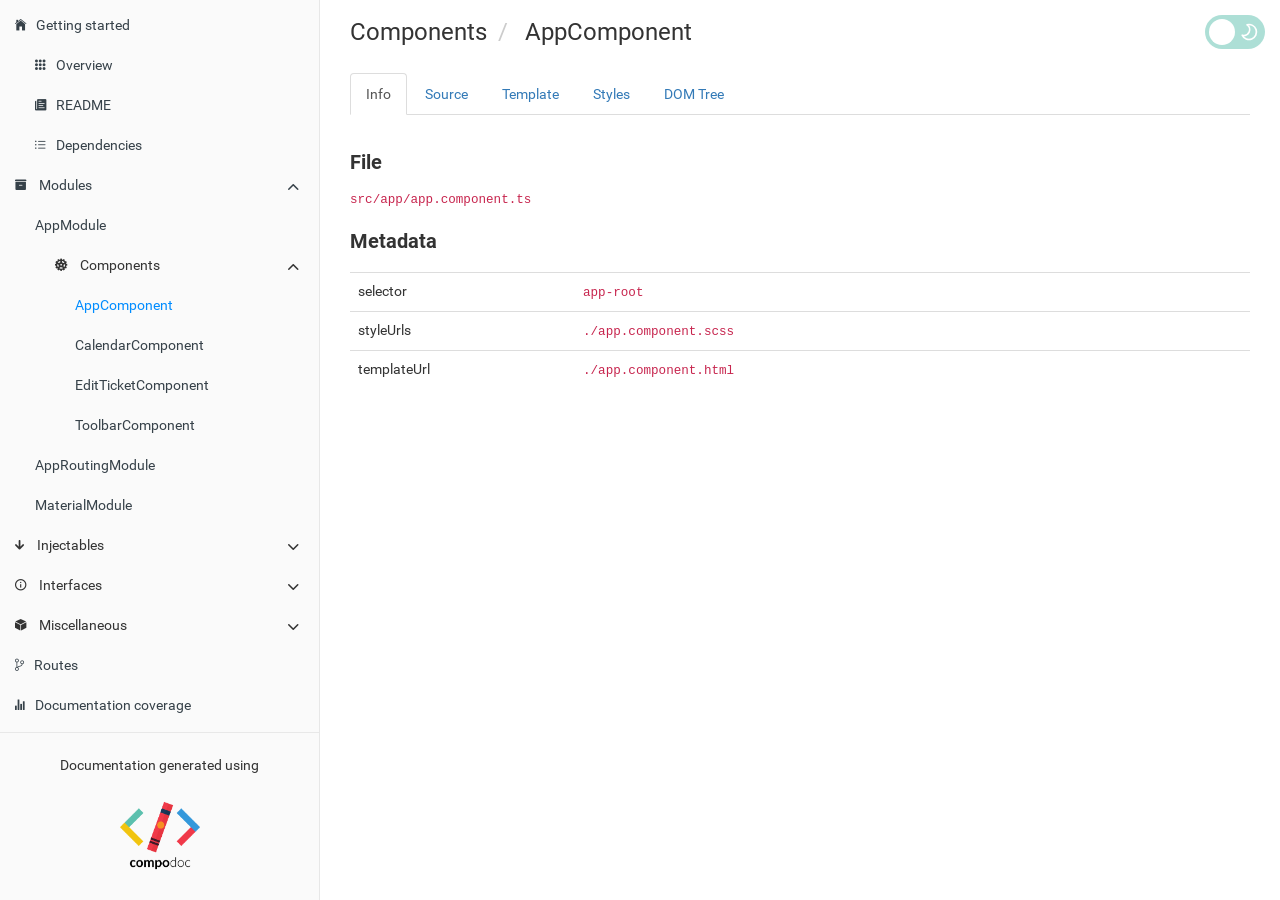
<file: documentation/components/AppComponent.html>
<!doctype html>
<html class="no-js" lang="">
    <head>
        <meta charset="utf-8">
        <meta http-equiv="x-ua-compatible" content="ie=edge">
        <title>roadmap documentation</title>
        <meta name="description" content="">
        <meta name="viewport" content="width=device-width, initial-scale=1">

        <link rel="icon" type="image/x-icon" href="../images/favicon.ico">
	   <link rel="stylesheet" href="../styles/style.css">
        <link rel="stylesheet" href="../styles/dark.css">
    </head>
    <body>

        <div class="navbar navbar-default navbar-fixed-top visible-xs">
            <a href="../" class="navbar-brand">roadmap documentation</a>
            <button type="button" class="btn btn-default btn-menu ion-ios-menu" id="btn-menu"></button>
        </div>

        <div class="xs-menu menu" id="mobile-menu">
                <div id="book-search-input" role="search"><input type="text" placeholder="Type to search"></div>            <compodoc-menu></compodoc-menu>
        </div>

        <div class="container-fluid main">
           <div class="row main">
               <div class="hidden-xs menu">
                   <compodoc-menu mode="normal"></compodoc-menu>
               </div>
               <!-- START CONTENT -->
               <div class="content component">
                   <div class="content-data">




<ol class="breadcrumb">
  <li>Components</li>
  <li
  >
  AppComponent</li>
</ol>

<ul class="nav nav-tabs" role="tablist">
        <li class="active">
            <a href="#info" role="tab" id="info-tab" data-toggle="tab" data-link="info">Info</a>
        </li>
        <li >
            <a href="#source" role="tab" id="source-tab" data-toggle="tab" data-link="source">Source</a>
        </li>
        <li >
            <a href="#templateData" role="tab" id="templateData-tab" data-toggle="tab" data-link="template">Template</a>
        </li>
        <li >
            <a href="#styleData" role="tab" id="styleData-tab" data-toggle="tab" data-link="style">Styles</a>
        </li>
        <li >
            <a href="#tree" role="tab" id="tree-tab" data-toggle="tab" data-link="dom-tree">DOM Tree</a>
        </li>
</ul>

<div class="tab-content">
    <div class="tab-pane fade active in" id="c-info"><p class="comment">
    <h3>File</h3>
</p>
<p class="comment">
    <code>src/app/app.component.ts</code>
</p>






<section>
    <h3>Metadata</h3>
    <table class="table table-sm table-hover metadata">
        <tbody>











            <tr>
                <td class="col-md-3">selector</td>
                <td class="col-md-9"><code>app-root</code></td>
            </tr>

            <tr>
                <td class="col-md-3">styleUrls</td>
                <td class="col-md-9"><code>./app.component.scss</code></td>
            </tr>



            <tr>
                <td class="col-md-3">templateUrl</td>
                <td class="col-md-9"><code>./app.component.html</code></td>
            </tr>








        </tbody>
    </table>
</section>









</div>


    <div class="tab-pane fade  tab-source-code" id="c-source">
        <pre class="line-numbers compodoc-sourcecode"><code class="language-typescript">import { Component } from &#x27;@angular/core&#x27;;

@Component({
  selector: &#x27;app-root&#x27;,
  templateUrl: &#x27;./app.component.html&#x27;,
  styleUrls: [&#x27;./app.component.scss&#x27;],
})
export class AppComponent {}
</code></pre>
    </div>

    <div class="tab-pane fade " id="c-templateData">
        <pre class="line-numbers"><code class="language-html">&lt;app-toolbar&gt;&lt;/app-toolbar&gt;
</code></pre>
    </div>

    <div class="tab-pane fade " id="c-styleData">
                <p class="comment">
                    <code>./app.component.scss</code>
                </p>
                <pre class="line-numbers"><code class="language-scss">app-edit-ticket {
  background-color: black;
  color           : white;
}
</code></pre>
    </div>

    <div class="tab-pane fade " id="c-tree">
        <div id="tree-container"></div>
        <div class="tree-legend">
            <div class="title">
                <b>Legend</b>
            </div>
            <div>
                <div class="color htmlelement"></div><span>Html element</span>
            </div>
            <div>
                <div class="color component"></div><span>Component</span>
            </div>
            <div>
                <div class="color directive"></div><span>Html element with directive</span>
            </div>
        </div>
    </div>

    
</div>

<script src="../js/libs/vis.min.js"></script>
<script src="../js/libs/htmlparser.js"></script>
<script src="../js/libs/deep-iterator.js"></script>
<script>
        var COMPONENT_TEMPLATE = '<div><app-toolbar></app-toolbar></div>'
    var COMPONENTS = [{'name': 'AppComponent', 'selector': 'app-root'},{'name': 'CalendarComponent', 'selector': 'app-calendar'},{'name': 'EditTicketComponent', 'selector': 'app-edit-ticket'},{'name': 'ToolbarComponent', 'selector': 'app-toolbar'}];
    var DIRECTIVES = [];
    var ACTUAL_COMPONENT = {'name': 'AppComponent'};
</script>
<script src="../js/tree.js"></script>
















                   </div><div class="search-results">
    <div class="has-results">
        <h1 class="search-results-title"><span class='search-results-count'></span> results matching "<span class='search-query'></span>"</h1>
        <ul class="search-results-list"></ul>
    </div>
    <div class="no-results">
        <h1 class="search-results-title">No results matching "<span class='search-query'></span>"</h1>
    </div>
</div>
</div>
               <!-- END CONTENT -->
           </div>
       </div>

          <label class="dark-mode-switch">
               <input type="checkbox">
               <span class="slider">
                    <svg class="slider-icon" viewBox="0 0 24 24" fill="none" height="20" stroke="#000" stroke-linecap="round" stroke-linejoin="round" stroke-width="2" width="20" xmlns="http://www.w3.org/2000/svg">
                    <path d="M21 12.79A9 9 0 1111.21 3 7 7 0 0021 12.79z"></path>
                    </svg>
               </span>
          </label>

       <script>
            var COMPODOC_CURRENT_PAGE_DEPTH = 1;
            var COMPODOC_CURRENT_PAGE_CONTEXT = 'component';
            var COMPODOC_CURRENT_PAGE_URL = 'AppComponent.html';
            var MAX_SEARCH_RESULTS = 15;
       </script>

       <script src="../js/libs/custom-elements.min.js"></script>
       <script src="../js/libs/lit-html.js"></script>

       <script src="../js/menu-wc.js" defer></script>
       <script nomodule src="../js/menu-wc_es5.js" defer></script>

       <script src="../js/libs/bootstrap-native.js"></script>

       <script src="../js/libs/es6-shim.min.js"></script>
       <script src="../js/libs/EventDispatcher.js"></script>
       <script src="../js/libs/promise.min.js"></script>
       <script src="../js/libs/zepto.min.js"></script>

       <script src="../js/compodoc.js"></script>

       <script src="../js/tabs.js"></script>
       <script src="../js/menu.js"></script>
       <script src="../js/libs/clipboard.min.js"></script>
       <script src="../js/libs/prism.js"></script>
       <script src="../js/sourceCode.js"></script>
          <script src="../js/search/search.js"></script>
          <script src="../js/search/lunr.min.js"></script>
          <script src="../js/search/search-lunr.js"></script>
          <script src="../js/search/search_index.js"></script>
       <script src="../js/lazy-load-graphs.js"></script>


    </body>
</html>
</file>
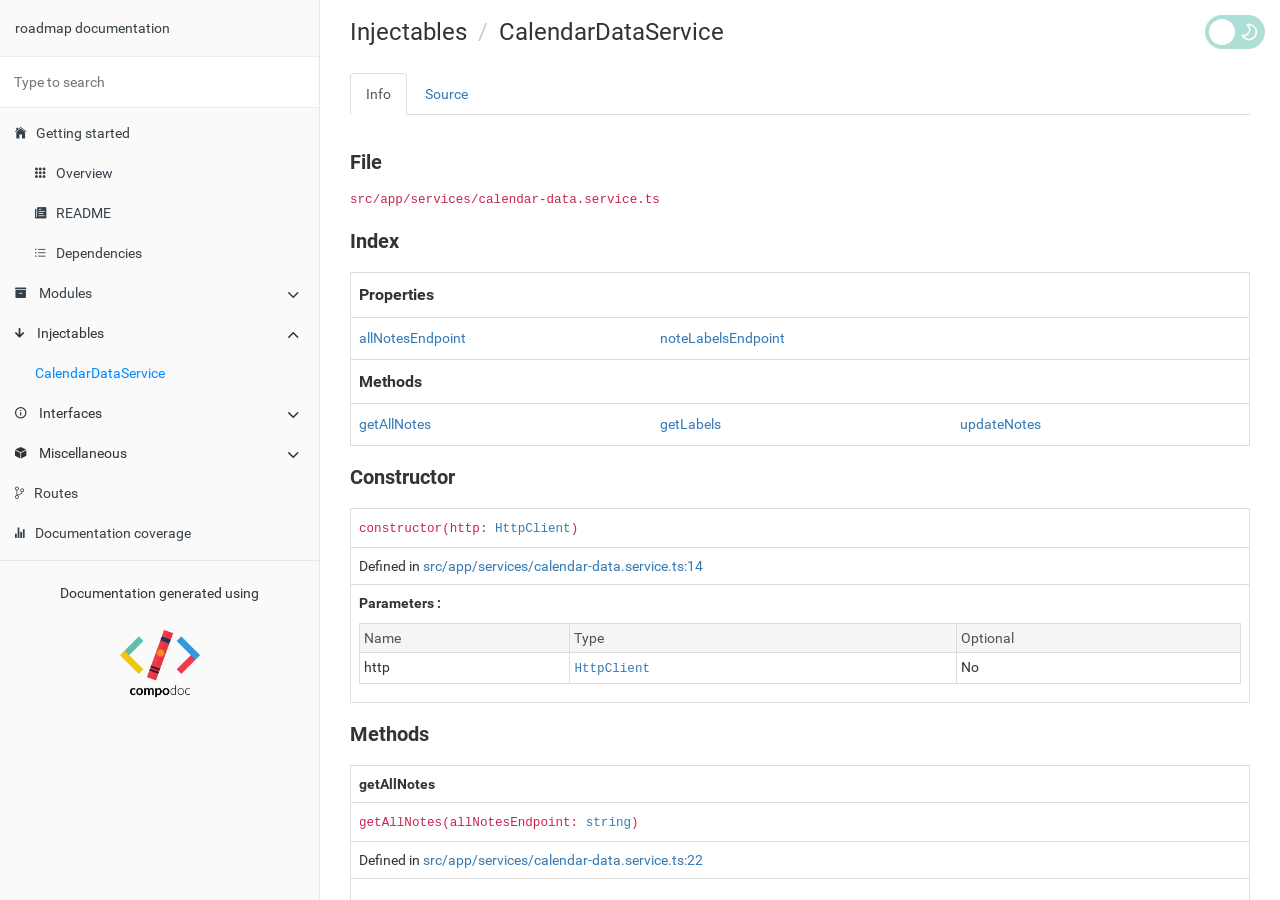
<file: documentation/injectables/CalendarDataService.html>
<!doctype html>
<html class="no-js" lang="">
    <head>
        <meta charset="utf-8">
        <meta http-equiv="x-ua-compatible" content="ie=edge">
        <title>roadmap documentation</title>
        <meta name="description" content="">
        <meta name="viewport" content="width=device-width, initial-scale=1">

        <link rel="icon" type="image/x-icon" href="../images/favicon.ico">
	   <link rel="stylesheet" href="../styles/style.css">
        <link rel="stylesheet" href="../styles/dark.css">
    </head>
    <body>

        <div class="navbar navbar-default navbar-fixed-top visible-xs">
            <a href="../" class="navbar-brand">roadmap documentation</a>
            <button type="button" class="btn btn-default btn-menu ion-ios-menu" id="btn-menu"></button>
        </div>

        <div class="xs-menu menu" id="mobile-menu">
                <div id="book-search-input" role="search"><input type="text" placeholder="Type to search"></div>            <compodoc-menu></compodoc-menu>
        </div>

        <div class="container-fluid main">
           <div class="row main">
               <div class="hidden-xs menu">
                   <compodoc-menu mode="normal"></compodoc-menu>
               </div>
               <!-- START CONTENT -->
               <div class="content injectable">
                   <div class="content-data">








<ol class="breadcrumb">
  <li>Injectables</li>
  <li >CalendarDataService</li>
</ol>

<ul class="nav nav-tabs" role="tablist">
        <li class="active">
            <a href="#info" role="tab" id="info-tab" data-toggle="tab" data-link="info">Info</a>
        </li>
        <li >
            <a href="#source" role="tab" id="source-tab" data-toggle="tab" data-link="source">Source</a>
        </li>
</ul>

<div class="tab-content">
    <div class="tab-pane fade active in" id="c-info">
        <p class="comment">
            <h3>File</h3>
        </p>
        <p class="comment">
            <code>src/app/services/calendar-data.service.ts</code>
        </p>





            <section>
    <h3 id="index">Index</h3>
    <table class="table table-sm table-bordered index-table">
        <tbody>
                <tr>
                    <td class="col-md-4">
                        <h6><b>Properties</b></h6>
                    </td>
                </tr>
                <tr>
                    <td class="col-md-4">
                        <ul class="index-list">
                            <li>
                                <a href="#allNotesEndpoint" >allNotesEndpoint</a>
                            </li>
                            <li>
                                <a href="#noteLabelsEndpoint" >noteLabelsEndpoint</a>
                            </li>
                        </ul>
                    </td>
                </tr>

                <tr>
                    <td class="col-md-4">
                        <h6><b>Methods</b></h6>
                    </td>
                </tr>
                <tr>
                    <td class="col-md-4">
                        <ul class="index-list">
                            <li>
                                <a href="#getAllNotes" >getAllNotes</a>
                            </li>
                            <li>
                                <a href="#getLabels" >getLabels</a>
                            </li>
                            <li>
                                <a href="#updateNotes" >updateNotes</a>
                            </li>
                        </ul>
                    </td>
                </tr>





        </tbody>
    </table>
</section>

            <section>
    <h3 id="constructor">Constructor</h3>
        <table class="table table-sm table-bordered">
            <tbody>
                <tr>
                    <td class="col-md-4">
<code>constructor(http: <a href="https://angular.io/api/common/http/HttpClient" target="_blank">HttpClient</a>)</code>
                    </td>
                </tr>
                        <tr>
                            <td class="col-md-4">
                                <div class="io-line">Defined in <a href="" data-line="14" class="link-to-prism">src/app/services/calendar-data.service.ts:14</a></div>
                            </td>
                        </tr>

                <tr>
                    <td class="col-md-4">
                            <div>
                                    <b>Parameters :</b>
                                    <table class="params">
                                        <thead>
                                            <tr>
                                                <td>Name</td>
                                                    <td>Type</td>
                                                <td>Optional</td>
                                            </tr>
                                        </thead>
                                        <tbody>
                                                <tr>
                                                        <td>http</td>
                                                  
                                                        <td>
                                                                        <code><a href="https://angular.io/api/common/http/HttpClient" target="_blank" >HttpClient</a></code>
                                                        </td>
                                                  
                                                    <td>
                                                            No
                                                    </td>
                                                    
                                                </tr>
                                        </tbody>
                                    </table>
                            </div>
                    </td>
                </tr>
            </tbody>
        </table>
</section>

            <section>
    
    <h3 id="methods">
        Methods
    </h3>
    <table class="table table-sm table-bordered">
        <tbody>
            <tr>
                <td class="col-md-4">
                    <a name="getAllNotes"></a>
                    <span class="name">
                        <span ><b>getAllNotes</b></span>
                        <a href="#getAllNotes"><span class="icon ion-ios-link"></span></a>
                    </span>
                </td>
            </tr>
            <tr>
                <td class="col-md-4">
<code>getAllNotes(allNotesEndpoint: <a href="https://developer.mozilla.org/en-US/docs/Web/JavaScript/Reference/Global_Objects/string" target="_blank">string</a>)</code>
                </td>
            </tr>


            <tr>
                <td class="col-md-4">
                    <div class="io-line">Defined in <a href="" data-line="22"
                            class="link-to-prism">src/app/services/calendar-data.service.ts:22</a></div>
                </td>
            </tr>


            <tr>
                <td class="col-md-4">

                    <div class="io-description">
                        <b>Parameters :</b>
                        
                        <table class="params">
                            <thead>
                                <tr>
                                    <td>Name</td>
                                    <td>Type</td>
                                    <td>Optional</td>
                                    <td>Description</td>
                                </tr>
                            </thead>
                            <tbody>
                                <tr>
                                    <td>allNotesEndpoint</td>
                                    <td>
                                                <code><a href="https://developer.mozilla.org/en-US/docs/Web/JavaScript/Reference/Global_Objects/string" target="_blank" >string</a></code>
                                    </td>

                                    <td>
                                        No
                                    </td>


                                    <td>
                                        <p>Endpoint used to fetch all Notes from server</p>

                                    </td>
                                </tr>
                            </tbody>
                        </table>
                    </div>
                    <div>
                    </div>
                    <div class="io-description">
                        <b>Returns : </b>    <code>Observable&lt;any&gt;</code>

                    </div>
                    <div class="io-description">
                        <p>Http GET request to the Notes Endpoint</p>

                    </div>
                </td>
            </tr>
        </tbody>
    </table>
    <table class="table table-sm table-bordered">
        <tbody>
            <tr>
                <td class="col-md-4">
                    <a name="getLabels"></a>
                    <span class="name">
                        <span ><b>getLabels</b></span>
                        <a href="#getLabels"><span class="icon ion-ios-link"></span></a>
                    </span>
                </td>
            </tr>
            <tr>
                <td class="col-md-4">
<code>getLabels(noteLabelsEndpoint: <a href="https://developer.mozilla.org/en-US/docs/Web/JavaScript/Reference/Global_Objects/string" target="_blank">string</a>)</code>
                </td>
            </tr>


            <tr>
                <td class="col-md-4">
                    <div class="io-line">Defined in <a href="" data-line="30"
                            class="link-to-prism">src/app/services/calendar-data.service.ts:30</a></div>
                </td>
            </tr>


            <tr>
                <td class="col-md-4">

                    <div class="io-description">
                        <b>Parameters :</b>
                        
                        <table class="params">
                            <thead>
                                <tr>
                                    <td>Name</td>
                                    <td>Type</td>
                                    <td>Optional</td>
                                    <td>Description</td>
                                </tr>
                            </thead>
                            <tbody>
                                <tr>
                                    <td>noteLabelsEndpoint</td>
                                    <td>
                                                <code><a href="https://developer.mozilla.org/en-US/docs/Web/JavaScript/Reference/Global_Objects/string" target="_blank" >string</a></code>
                                    </td>

                                    <td>
                                        No
                                    </td>


                                    <td>
                                        <p>Endpoint used to fetch Labels(Departments) from server</p>

                                    </td>
                                </tr>
                            </tbody>
                        </table>
                    </div>
                    <div>
                    </div>
                    <div class="io-description">
                        <b>Returns : </b>    <code>Observable&lt;any&gt;</code>

                    </div>
                    <div class="io-description">
                        <p>Http GET request to the Labels Endpoint</p>

                    </div>
                </td>
            </tr>
        </tbody>
    </table>
    <table class="table table-sm table-bordered">
        <tbody>
            <tr>
                <td class="col-md-4">
                    <a name="updateNotes"></a>
                    <span class="name">
                        <span ><b>updateNotes</b></span>
                        <a href="#updateNotes"><span class="icon ion-ios-link"></span></a>
                    </span>
                </td>
            </tr>
            <tr>
                <td class="col-md-4">
<code>updateNotes(allNotesEndpoint: <a href="https://developer.mozilla.org/en-US/docs/Web/JavaScript/Reference/Global_Objects/string" target="_blank">string</a>, updatedNote: <a href="../interfaces/Note.html" target="_self">Note</a>, id: <a href="https://developer.mozilla.org/en-US/docs/Web/JavaScript/Reference/Global_Objects/number" target="_blank">number</a>)</code>
                </td>
            </tr>


            <tr>
                <td class="col-md-4">
                    <div class="io-line">Defined in <a href="" data-line="42"
                            class="link-to-prism">src/app/services/calendar-data.service.ts:42</a></div>
                </td>
            </tr>


            <tr>
                <td class="col-md-4">

                    <div class="io-description">
                        <b>Parameters :</b>
                        
                        <table class="params">
                            <thead>
                                <tr>
                                    <td>Name</td>
                                    <td>Type</td>
                                    <td>Optional</td>
                                    <td>Description</td>
                                </tr>
                            </thead>
                            <tbody>
                                <tr>
                                    <td>allNotesEndpoint</td>
                                    <td>
                                                <code><a href="https://developer.mozilla.org/en-US/docs/Web/JavaScript/Reference/Global_Objects/string" target="_blank" >string</a></code>
                                    </td>

                                    <td>
                                        No
                                    </td>


                                    <td>
                                        <p>Endpoint combined with id to save the data on it&#39;s id</p>

                                    </td>
                                </tr>
                                <tr>
                                    <td>updatedNote</td>
                                    <td>
                                                <code><a href="../interfaces/Note.html" target="_self" >Note</a></code>
                                    </td>

                                    <td>
                                        No
                                    </td>


                                    <td>
                                        <p>Updated Object to be saved</p>

                                    </td>
                                </tr>
                                <tr>
                                    <td>id</td>
                                    <td>
                                                <code><a href="https://developer.mozilla.org/en-US/docs/Web/JavaScript/Reference/Global_Objects/number" target="_blank" >number</a></code>
                                    </td>

                                    <td>
                                        No
                                    </td>


                                    <td>
                                        <p>Id of the object to be concatenated to the notes endpoint</p>

                                    </td>
                                </tr>
                            </tbody>
                        </table>
                    </div>
                    <div>
                    </div>
                    <div class="io-description">
                        <b>Returns : </b>    <code>Observable&lt;any&gt;</code>

                    </div>
                    <div class="io-description">
                        <p>Http PUT Request to the notes Endpoint on it&#39;s coresponding id</p>

                    </div>
                </td>
            </tr>
        </tbody>
    </table>
</section>
            <section>
    
    <h3 id="inputs">
        Properties
    </h3>
    <table class="table table-sm table-bordered">
        <tbody>
            <tr>
                <td class="col-md-4">
                    <a name="allNotesEndpoint"></a>
                    <span class="name">
                        <span ><b>allNotesEndpoint</b></span>
                        <a href="#allNotesEndpoint"><span class="icon ion-ios-link"></span></a>
                    </span>
                </td>
            </tr>
                <tr>
                    <td class="col-md-4">
                        <i>Type : </i>        <code><a href="https://developer.mozilla.org/en-US/docs/Web/JavaScript/Reference/Global_Objects/string" target="_blank" >string</a></code>

                    </td>
                </tr>
                <tr>
                    <td class="col-md-4">
                        <i>Default value : </i><code>&#x27;https://61ee5f30d593d20017dbad98.mockapi.io/pinguin/api/notes&#x27;</code>
                    </td>
                </tr>
                    <tr>
                        <td class="col-md-4">
                                <div class="io-line">Defined in <a href="" data-line="10" class="link-to-prism">src/app/services/calendar-data.service.ts:10</a></div>
                        </td>
                    </tr>


        </tbody>
    </table>
    <table class="table table-sm table-bordered">
        <tbody>
            <tr>
                <td class="col-md-4">
                    <a name="noteLabelsEndpoint"></a>
                    <span class="name">
                        <span ><b>noteLabelsEndpoint</b></span>
                        <a href="#noteLabelsEndpoint"><span class="icon ion-ios-link"></span></a>
                    </span>
                </td>
            </tr>
                <tr>
                    <td class="col-md-4">
                        <i>Type : </i>        <code><a href="https://developer.mozilla.org/en-US/docs/Web/JavaScript/Reference/Global_Objects/string" target="_blank" >string</a></code>

                    </td>
                </tr>
                <tr>
                    <td class="col-md-4">
                        <i>Default value : </i><code>&#x27;https://61ee5f30d593d20017dbad98.mockapi.io/pinguin/api/noteLabels&#x27;</code>
                    </td>
                </tr>
                    <tr>
                        <td class="col-md-4">
                                <div class="io-line">Defined in <a href="" data-line="13" class="link-to-prism">src/app/services/calendar-data.service.ts:13</a></div>
                        </td>
                    </tr>


        </tbody>
    </table>
</section>

    </div>


    <div class="tab-pane fade  tab-source-code" id="c-source">
        <pre class="line-numbers compodoc-sourcecode"><code class="language-typescript">import { Injectable } from &#x27;@angular/core&#x27;;
import { HttpClient } from &#x27;@angular/common/http&#x27;;
import { Observable } from &#x27;rxjs&#x27;;
import { Note } from &#x27;../models/note.model&#x27;;

@Injectable({
  providedIn: &#x27;root&#x27;,
})
export class CalendarDataService {
  allNotesEndpoint: string &#x3D;
    &#x27;https://61ee5f30d593d20017dbad98.mockapi.io/pinguin/api/notes&#x27;;

  noteLabelsEndpoint: string &#x3D;
    &#x27;https://61ee5f30d593d20017dbad98.mockapi.io/pinguin/api/noteLabels&#x27;;

  constructor(private http: HttpClient) {}
  /**
   *
   * @param allNotesEndpoint Endpoint used to fetch all Notes from server
   * @returns Http GET request to the Notes Endpoint
   */
  getAllNotes(allNotesEndpoint: string): Observable&lt;any&gt; {
    return this.http.get&lt;any&gt;(allNotesEndpoint);
  }
  /**
   *
   * @param noteLabelsEndpoint Endpoint used to fetch Labels(Departments) from server
   * @returns Http GET request to the Labels Endpoint
   */
  getLabels(noteLabelsEndpoint: string): Observable&lt;any&gt; {
    return this.http.get&lt;any&gt;(noteLabelsEndpoint);
  }

  /**
   *
   * @param allNotesEndpoint Endpoint combined with id to save the data on it&#x27;s id
   * @param updatedNote Updated Object to be saved
   * @param id Id of the object to be concatenated to the notes endpoint
   * @returns Http PUT Request to the notes Endpoint on it&#x27;s coresponding id
   */

  updateNotes(
    allNotesEndpoint: string,
    updatedNote: Note,
    id: number
  ): Observable&lt;any&gt; {
    return this.http.put(&#x60;${allNotesEndpoint}/${id}/&#x60;, updatedNote);
  }
}
</code></pre>
    </div>

</div>












                   </div><div class="search-results">
    <div class="has-results">
        <h1 class="search-results-title"><span class='search-results-count'></span> results matching "<span class='search-query'></span>"</h1>
        <ul class="search-results-list"></ul>
    </div>
    <div class="no-results">
        <h1 class="search-results-title">No results matching "<span class='search-query'></span>"</h1>
    </div>
</div>
</div>
               <!-- END CONTENT -->
           </div>
       </div>

          <label class="dark-mode-switch">
               <input type="checkbox">
               <span class="slider">
                    <svg class="slider-icon" viewBox="0 0 24 24" fill="none" height="20" stroke="#000" stroke-linecap="round" stroke-linejoin="round" stroke-width="2" width="20" xmlns="http://www.w3.org/2000/svg">
                    <path d="M21 12.79A9 9 0 1111.21 3 7 7 0 0021 12.79z"></path>
                    </svg>
               </span>
          </label>

       <script>
            var COMPODOC_CURRENT_PAGE_DEPTH = 1;
            var COMPODOC_CURRENT_PAGE_CONTEXT = 'injectable';
            var COMPODOC_CURRENT_PAGE_URL = 'CalendarDataService.html';
            var MAX_SEARCH_RESULTS = 15;
       </script>

       <script src="../js/libs/custom-elements.min.js"></script>
       <script src="../js/libs/lit-html.js"></script>

       <script src="../js/menu-wc.js" defer></script>
       <script nomodule src="../js/menu-wc_es5.js" defer></script>

       <script src="../js/libs/bootstrap-native.js"></script>

       <script src="../js/libs/es6-shim.min.js"></script>
       <script src="../js/libs/EventDispatcher.js"></script>
       <script src="../js/libs/promise.min.js"></script>
       <script src="../js/libs/zepto.min.js"></script>

       <script src="../js/compodoc.js"></script>

       <script src="../js/tabs.js"></script>
       <script src="../js/menu.js"></script>
       <script src="../js/libs/clipboard.min.js"></script>
       <script src="../js/libs/prism.js"></script>
       <script src="../js/sourceCode.js"></script>
          <script src="../js/search/search.js"></script>
          <script src="../js/search/lunr.min.js"></script>
          <script src="../js/search/search-lunr.js"></script>
          <script src="../js/search/search_index.js"></script>
       <script src="../js/lazy-load-graphs.js"></script>


    </body>
</html>
</file>
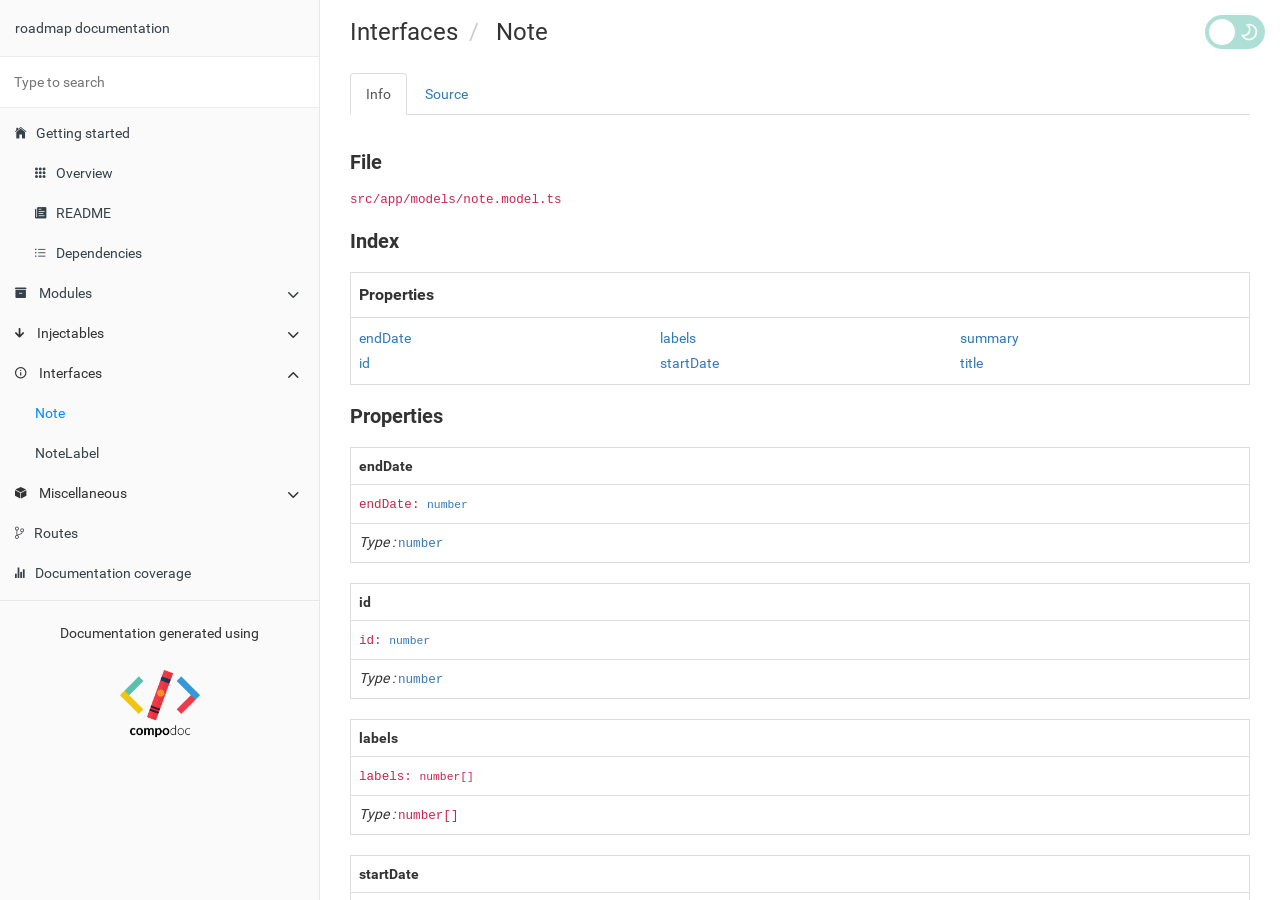
<file: documentation/interfaces/Note.html>
<!doctype html>
<html class="no-js" lang="">
    <head>
        <meta charset="utf-8">
        <meta http-equiv="x-ua-compatible" content="ie=edge">
        <title>roadmap documentation</title>
        <meta name="description" content="">
        <meta name="viewport" content="width=device-width, initial-scale=1">

        <link rel="icon" type="image/x-icon" href="../images/favicon.ico">
	   <link rel="stylesheet" href="../styles/style.css">
        <link rel="stylesheet" href="../styles/dark.css">
    </head>
    <body>

        <div class="navbar navbar-default navbar-fixed-top visible-xs">
            <a href="../" class="navbar-brand">roadmap documentation</a>
            <button type="button" class="btn btn-default btn-menu ion-ios-menu" id="btn-menu"></button>
        </div>

        <div class="xs-menu menu" id="mobile-menu">
                <div id="book-search-input" role="search"><input type="text" placeholder="Type to search"></div>            <compodoc-menu></compodoc-menu>
        </div>

        <div class="container-fluid main">
           <div class="row main">
               <div class="hidden-xs menu">
                   <compodoc-menu mode="normal"></compodoc-menu>
               </div>
               <!-- START CONTENT -->
               <div class="content interface">
                   <div class="content-data">













<ol class="breadcrumb">
  <li>Interfaces</li>
  <li
  >
  Note</li>
</ol>

<ul class="nav nav-tabs" role="tablist">
        <li class="active">
            <a href="#info" role="tab" id="info-tab" data-toggle="tab" data-link="info">Info</a>
        </li>
        <li >
            <a href="#source" role="tab" id="source-tab" data-toggle="tab" data-link="source">Source</a>
        </li>
</ul>

<div class="tab-content">
    <div class="tab-pane fade active in" id="c-info">
        <p class="comment">
            <h3>File</h3>
        </p>
        <p class="comment">
            <code>src/app/models/note.model.ts</code>
        </p>




        <section>
            <h3 id="index">Index</h3>
            <table class="table table-sm table-bordered index-table">
                <tbody>
                    <tr>
                        <td class="col-md-4">
                            <h6><b>Properties</b></h6>
                        </td>
                    </tr>
                    <tr>
                        <td class="col-md-4">
                            <ul class="index-list">
                                <li>
                                        <a href="#endDate" 
>
                                            endDate
                                        </a>
                                </li>
                                <li>
                                        <a href="#id" 
>
                                            id
                                        </a>
                                </li>
                                <li>
                                        <a href="#labels" 
>
                                            labels
                                        </a>
                                </li>
                                <li>
                                        <a href="#startDate" 
>
                                            startDate
                                        </a>
                                </li>
                                <li>
                                        <a href="#summary" 
>
                                            summary
                                        </a>
                                </li>
                                <li>
                                        <a href="#title" 
>
                                            title
                                        </a>
                                </li>
                            </ul>
                        </td>
                    </tr>
                </tbody>
            </table>
        </section>



            <section>
                <h3 id="inputs">Properties</h3>
                    <table class="table table-sm table-bordered">
                        <tbody>
                                <tr>
                                    <td class="col-md-4">
                                        <a name="endDate"></a>
                                        <span class="name "><b>endDate</b>
                                            <a href="#endDate">
                                                <span class="icon ion-ios-link"></span>
                                            </a>
                                        </span>
                                    </td>
                                </tr>
                                <tr>
                                    <td class="col-md-4">
                                        <code>endDate:         <code><a href="https://developer.mozilla.org/en-US/docs/Web/JavaScript/Reference/Global_Objects/number" target="_blank" >number</a></code>
</code>
                                    </td>
                                </tr>


                                    <tr>
                                        <td class="col-md-4">
                                            <i>Type : </i>        <code><a href="https://developer.mozilla.org/en-US/docs/Web/JavaScript/Reference/Global_Objects/number" target="_blank" >number</a></code>

                                        </td>
                                    </tr>





                        </tbody>
                    </table>
                    <table class="table table-sm table-bordered">
                        <tbody>
                                <tr>
                                    <td class="col-md-4">
                                        <a name="id"></a>
                                        <span class="name "><b>id</b>
                                            <a href="#id">
                                                <span class="icon ion-ios-link"></span>
                                            </a>
                                        </span>
                                    </td>
                                </tr>
                                <tr>
                                    <td class="col-md-4">
                                        <code>id:         <code><a href="https://developer.mozilla.org/en-US/docs/Web/JavaScript/Reference/Global_Objects/number" target="_blank" >number</a></code>
</code>
                                    </td>
                                </tr>


                                    <tr>
                                        <td class="col-md-4">
                                            <i>Type : </i>        <code><a href="https://developer.mozilla.org/en-US/docs/Web/JavaScript/Reference/Global_Objects/number" target="_blank" >number</a></code>

                                        </td>
                                    </tr>





                        </tbody>
                    </table>
                    <table class="table table-sm table-bordered">
                        <tbody>
                                <tr>
                                    <td class="col-md-4">
                                        <a name="labels"></a>
                                        <span class="name "><b>labels</b>
                                            <a href="#labels">
                                                <span class="icon ion-ios-link"></span>
                                            </a>
                                        </span>
                                    </td>
                                </tr>
                                <tr>
                                    <td class="col-md-4">
                                        <code>labels:     <code>number[]</code>
</code>
                                    </td>
                                </tr>


                                    <tr>
                                        <td class="col-md-4">
                                            <i>Type : </i>    <code>number[]</code>

                                        </td>
                                    </tr>





                        </tbody>
                    </table>
                    <table class="table table-sm table-bordered">
                        <tbody>
                                <tr>
                                    <td class="col-md-4">
                                        <a name="startDate"></a>
                                        <span class="name "><b>startDate</b>
                                            <a href="#startDate">
                                                <span class="icon ion-ios-link"></span>
                                            </a>
                                        </span>
                                    </td>
                                </tr>
                                <tr>
                                    <td class="col-md-4">
                                        <code>startDate:         <code><a href="https://developer.mozilla.org/en-US/docs/Web/JavaScript/Reference/Global_Objects/number" target="_blank" >number</a></code>
</code>
                                    </td>
                                </tr>


                                    <tr>
                                        <td class="col-md-4">
                                            <i>Type : </i>        <code><a href="https://developer.mozilla.org/en-US/docs/Web/JavaScript/Reference/Global_Objects/number" target="_blank" >number</a></code>

                                        </td>
                                    </tr>





                        </tbody>
                    </table>
                    <table class="table table-sm table-bordered">
                        <tbody>
                                <tr>
                                    <td class="col-md-4">
                                        <a name="summary"></a>
                                        <span class="name "><b>summary</b>
                                            <a href="#summary">
                                                <span class="icon ion-ios-link"></span>
                                            </a>
                                        </span>
                                    </td>
                                </tr>
                                <tr>
                                    <td class="col-md-4">
                                        <code>summary:         <code><a href="https://developer.mozilla.org/en-US/docs/Web/JavaScript/Reference/Global_Objects/string" target="_blank" >string</a></code>
</code>
                                    </td>
                                </tr>


                                    <tr>
                                        <td class="col-md-4">
                                            <i>Type : </i>        <code><a href="https://developer.mozilla.org/en-US/docs/Web/JavaScript/Reference/Global_Objects/string" target="_blank" >string</a></code>

                                        </td>
                                    </tr>





                        </tbody>
                    </table>
                    <table class="table table-sm table-bordered">
                        <tbody>
                                <tr>
                                    <td class="col-md-4">
                                        <a name="title"></a>
                                        <span class="name "><b>title</b>
                                            <a href="#title">
                                                <span class="icon ion-ios-link"></span>
                                            </a>
                                        </span>
                                    </td>
                                </tr>
                                <tr>
                                    <td class="col-md-4">
                                        <code>title:         <code><a href="https://developer.mozilla.org/en-US/docs/Web/JavaScript/Reference/Global_Objects/string" target="_blank" >string</a></code>
</code>
                                    </td>
                                </tr>


                                    <tr>
                                        <td class="col-md-4">
                                            <i>Type : </i>        <code><a href="https://developer.mozilla.org/en-US/docs/Web/JavaScript/Reference/Global_Objects/string" target="_blank" >string</a></code>

                                        </td>
                                    </tr>





                        </tbody>
                    </table>
            </section>
    </div>


    <div class="tab-pane fade  tab-source-code" id="c-source">
        <pre class="line-numbers compodoc-sourcecode"><code class="language-typescript">export interface Note {
  id: number;
  title: string;
  summary: string;
  labels: number[];
  startDate: number; //timestamp
  endDate: number; //timestamp
}
</code></pre>
    </div>
</div>







                   </div><div class="search-results">
    <div class="has-results">
        <h1 class="search-results-title"><span class='search-results-count'></span> results matching "<span class='search-query'></span>"</h1>
        <ul class="search-results-list"></ul>
    </div>
    <div class="no-results">
        <h1 class="search-results-title">No results matching "<span class='search-query'></span>"</h1>
    </div>
</div>
</div>
               <!-- END CONTENT -->
           </div>
       </div>

          <label class="dark-mode-switch">
               <input type="checkbox">
               <span class="slider">
                    <svg class="slider-icon" viewBox="0 0 24 24" fill="none" height="20" stroke="#000" stroke-linecap="round" stroke-linejoin="round" stroke-width="2" width="20" xmlns="http://www.w3.org/2000/svg">
                    <path d="M21 12.79A9 9 0 1111.21 3 7 7 0 0021 12.79z"></path>
                    </svg>
               </span>
          </label>

       <script>
            var COMPODOC_CURRENT_PAGE_DEPTH = 1;
            var COMPODOC_CURRENT_PAGE_CONTEXT = 'interface';
            var COMPODOC_CURRENT_PAGE_URL = 'Note.html';
            var MAX_SEARCH_RESULTS = 15;
       </script>

       <script src="../js/libs/custom-elements.min.js"></script>
       <script src="../js/libs/lit-html.js"></script>

       <script src="../js/menu-wc.js" defer></script>
       <script nomodule src="../js/menu-wc_es5.js" defer></script>

       <script src="../js/libs/bootstrap-native.js"></script>

       <script src="../js/libs/es6-shim.min.js"></script>
       <script src="../js/libs/EventDispatcher.js"></script>
       <script src="../js/libs/promise.min.js"></script>
       <script src="../js/libs/zepto.min.js"></script>

       <script src="../js/compodoc.js"></script>

       <script src="../js/tabs.js"></script>
       <script src="../js/menu.js"></script>
       <script src="../js/libs/clipboard.min.js"></script>
       <script src="../js/libs/prism.js"></script>
       <script src="../js/sourceCode.js"></script>
          <script src="../js/search/search.js"></script>
          <script src="../js/search/lunr.min.js"></script>
          <script src="../js/search/search-lunr.js"></script>
          <script src="../js/search/search_index.js"></script>
       <script src="../js/lazy-load-graphs.js"></script>


    </body>
</html>
</file>
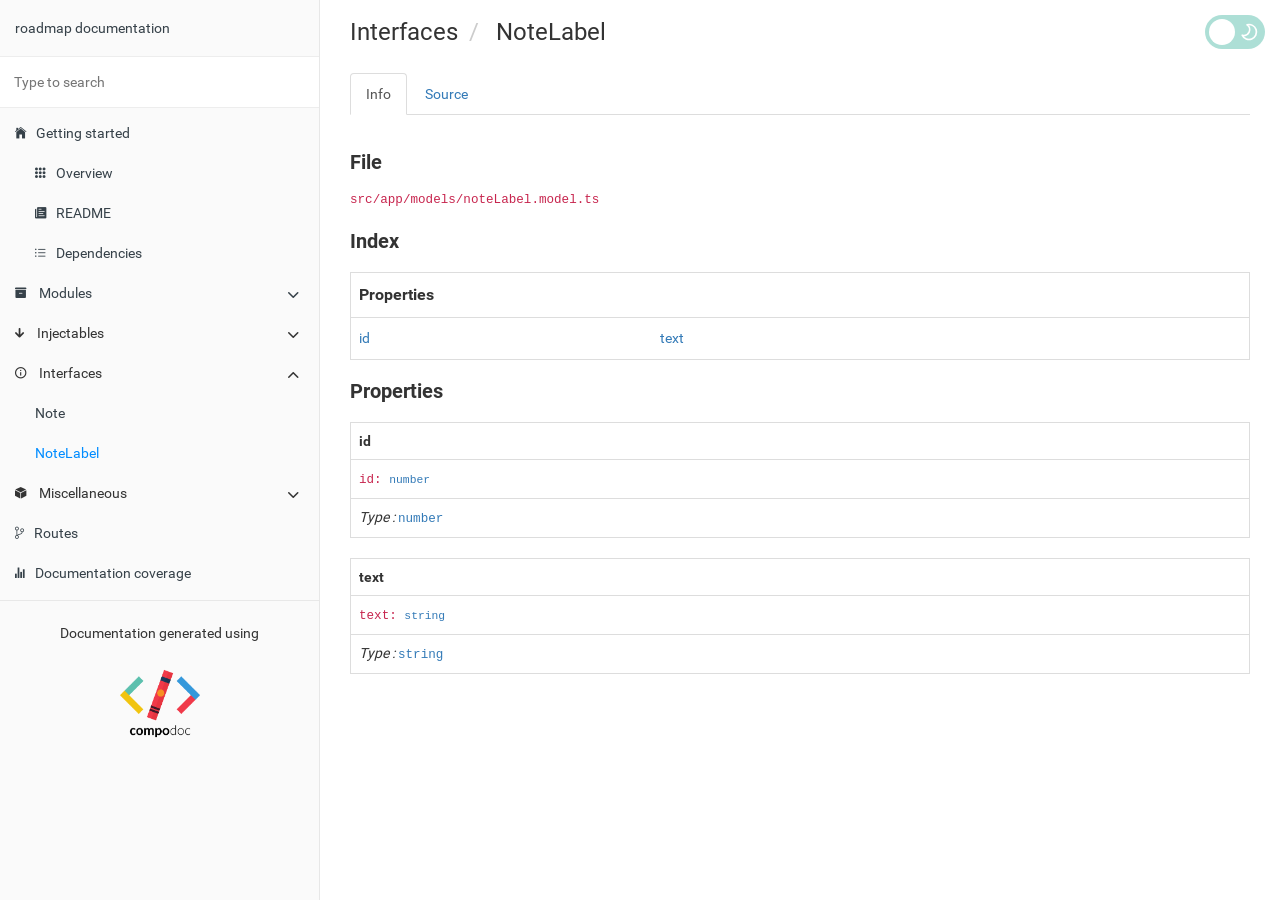
<file: documentation/interfaces/NoteLabel.html>
<!doctype html>
<html class="no-js" lang="">
    <head>
        <meta charset="utf-8">
        <meta http-equiv="x-ua-compatible" content="ie=edge">
        <title>roadmap documentation</title>
        <meta name="description" content="">
        <meta name="viewport" content="width=device-width, initial-scale=1">

        <link rel="icon" type="image/x-icon" href="../images/favicon.ico">
	   <link rel="stylesheet" href="../styles/style.css">
        <link rel="stylesheet" href="../styles/dark.css">
    </head>
    <body>

        <div class="navbar navbar-default navbar-fixed-top visible-xs">
            <a href="../" class="navbar-brand">roadmap documentation</a>
            <button type="button" class="btn btn-default btn-menu ion-ios-menu" id="btn-menu"></button>
        </div>

        <div class="xs-menu menu" id="mobile-menu">
                <div id="book-search-input" role="search"><input type="text" placeholder="Type to search"></div>            <compodoc-menu></compodoc-menu>
        </div>

        <div class="container-fluid main">
           <div class="row main">
               <div class="hidden-xs menu">
                   <compodoc-menu mode="normal"></compodoc-menu>
               </div>
               <!-- START CONTENT -->
               <div class="content interface">
                   <div class="content-data">













<ol class="breadcrumb">
  <li>Interfaces</li>
  <li
  >
  NoteLabel</li>
</ol>

<ul class="nav nav-tabs" role="tablist">
        <li class="active">
            <a href="#info" role="tab" id="info-tab" data-toggle="tab" data-link="info">Info</a>
        </li>
        <li >
            <a href="#source" role="tab" id="source-tab" data-toggle="tab" data-link="source">Source</a>
        </li>
</ul>

<div class="tab-content">
    <div class="tab-pane fade active in" id="c-info">
        <p class="comment">
            <h3>File</h3>
        </p>
        <p class="comment">
            <code>src/app/models/noteLabel.model.ts</code>
        </p>




        <section>
            <h3 id="index">Index</h3>
            <table class="table table-sm table-bordered index-table">
                <tbody>
                    <tr>
                        <td class="col-md-4">
                            <h6><b>Properties</b></h6>
                        </td>
                    </tr>
                    <tr>
                        <td class="col-md-4">
                            <ul class="index-list">
                                <li>
                                        <a href="#id" 
>
                                            id
                                        </a>
                                </li>
                                <li>
                                        <a href="#text" 
>
                                            text
                                        </a>
                                </li>
                            </ul>
                        </td>
                    </tr>
                </tbody>
            </table>
        </section>



            <section>
                <h3 id="inputs">Properties</h3>
                    <table class="table table-sm table-bordered">
                        <tbody>
                                <tr>
                                    <td class="col-md-4">
                                        <a name="id"></a>
                                        <span class="name "><b>id</b>
                                            <a href="#id">
                                                <span class="icon ion-ios-link"></span>
                                            </a>
                                        </span>
                                    </td>
                                </tr>
                                <tr>
                                    <td class="col-md-4">
                                        <code>id:         <code><a href="https://developer.mozilla.org/en-US/docs/Web/JavaScript/Reference/Global_Objects/number" target="_blank" >number</a></code>
</code>
                                    </td>
                                </tr>


                                    <tr>
                                        <td class="col-md-4">
                                            <i>Type : </i>        <code><a href="https://developer.mozilla.org/en-US/docs/Web/JavaScript/Reference/Global_Objects/number" target="_blank" >number</a></code>

                                        </td>
                                    </tr>





                        </tbody>
                    </table>
                    <table class="table table-sm table-bordered">
                        <tbody>
                                <tr>
                                    <td class="col-md-4">
                                        <a name="text"></a>
                                        <span class="name "><b>text</b>
                                            <a href="#text">
                                                <span class="icon ion-ios-link"></span>
                                            </a>
                                        </span>
                                    </td>
                                </tr>
                                <tr>
                                    <td class="col-md-4">
                                        <code>text:         <code><a href="https://developer.mozilla.org/en-US/docs/Web/JavaScript/Reference/Global_Objects/string" target="_blank" >string</a></code>
</code>
                                    </td>
                                </tr>


                                    <tr>
                                        <td class="col-md-4">
                                            <i>Type : </i>        <code><a href="https://developer.mozilla.org/en-US/docs/Web/JavaScript/Reference/Global_Objects/string" target="_blank" >string</a></code>

                                        </td>
                                    </tr>





                        </tbody>
                    </table>
            </section>
    </div>


    <div class="tab-pane fade  tab-source-code" id="c-source">
        <pre class="line-numbers compodoc-sourcecode"><code class="language-typescript">export interface NoteLabel {
  id: number;
  text: string;
}
</code></pre>
    </div>
</div>







                   </div><div class="search-results">
    <div class="has-results">
        <h1 class="search-results-title"><span class='search-results-count'></span> results matching "<span class='search-query'></span>"</h1>
        <ul class="search-results-list"></ul>
    </div>
    <div class="no-results">
        <h1 class="search-results-title">No results matching "<span class='search-query'></span>"</h1>
    </div>
</div>
</div>
               <!-- END CONTENT -->
           </div>
       </div>

          <label class="dark-mode-switch">
               <input type="checkbox">
               <span class="slider">
                    <svg class="slider-icon" viewBox="0 0 24 24" fill="none" height="20" stroke="#000" stroke-linecap="round" stroke-linejoin="round" stroke-width="2" width="20" xmlns="http://www.w3.org/2000/svg">
                    <path d="M21 12.79A9 9 0 1111.21 3 7 7 0 0021 12.79z"></path>
                    </svg>
               </span>
          </label>

       <script>
            var COMPODOC_CURRENT_PAGE_DEPTH = 1;
            var COMPODOC_CURRENT_PAGE_CONTEXT = 'interface';
            var COMPODOC_CURRENT_PAGE_URL = 'NoteLabel.html';
            var MAX_SEARCH_RESULTS = 15;
       </script>

       <script src="../js/libs/custom-elements.min.js"></script>
       <script src="../js/libs/lit-html.js"></script>

       <script src="../js/menu-wc.js" defer></script>
       <script nomodule src="../js/menu-wc_es5.js" defer></script>

       <script src="../js/libs/bootstrap-native.js"></script>

       <script src="../js/libs/es6-shim.min.js"></script>
       <script src="../js/libs/EventDispatcher.js"></script>
       <script src="../js/libs/promise.min.js"></script>
       <script src="../js/libs/zepto.min.js"></script>

       <script src="../js/compodoc.js"></script>

       <script src="../js/tabs.js"></script>
       <script src="../js/menu.js"></script>
       <script src="../js/libs/clipboard.min.js"></script>
       <script src="../js/libs/prism.js"></script>
       <script src="../js/sourceCode.js"></script>
          <script src="../js/search/search.js"></script>
          <script src="../js/search/lunr.min.js"></script>
          <script src="../js/search/search-lunr.js"></script>
          <script src="../js/search/search_index.js"></script>
       <script src="../js/lazy-load-graphs.js"></script>


    </body>
</html>
</file>
<file: documentation/styles/dark.css>
body.dark {
    background: #212121;
    color: #fafafa;
}

.dark code {
    color: #e09393;
}

.dark a,
.dark .menu ul.list li a.active {
    color: #7fc9ff;
}

.dark .menu {
    background: #212121;
    border-right: 1px solid #444;
}

.dark .menu ul.list li a {
    color: #fafafa;
}

.dark .menu ul.list li.divider {
    background: #444;
}

.dark .xs-menu ul.list li:nth-child(2) {
    margin: 0;
    background: none;
}

.dark .menu ul.list li:nth-child(2) {
    margin: 0;
    background: none;
}

.dark #book-search-input {
    background: #212121;
    border-top: 1px solid #444;
    border-bottom: 1px solid #444;
    color: #fafafa;
}

.dark .table.metadata > tbody > tr:hover {
    color: #555;
}

.dark .table-bordered {
    border: 1px solid #444;
}

.dark .table-bordered > tbody > tr > td,
.dark .table-bordered > tbody > tr > th,
.dark .table-bordered > tfoot > tr > td,
.dark .table-bordered > tfoot > tr > th,
.dark .table-bordered > thead > tr > td,
.dark .table-bordered > thead > tr > th {
    border: 1px solid #444;
}

.dark .coverage a,
.dark .coverage-count {
    color: #fafafa;
}

.dark .coverage-header {
    color: black;
}

.dark .routes svg text,
.dark .routes svg a {
    fill: white;
}
.dark .routes svg rect {
    fill: #212121 !important;
}

.dark .navbar-default,
.dark .btn-default {
    background-color: black;
    border-color: #444;
    color: #fafafa;
}

.dark .navbar-default .navbar-brand {
    color: #fafafa;
}

.dark .overview .card,
.dark .modules .card {
    background: #171717;
    color: #fafafa;
    border: 1px solid #444;
}
.dark .overview .card a {
    color: #fafafa;
}

.dark .modules .card-header {
    background: none;
    border-bottom: 1px solid #444;
}

.dark .module .list-group-item {
    background: none;
    border: 1px solid #444;
}

.dark .container-fluid.module h3 a {
    color: #337ab7;
}

.dark table.params thead {
    background: #484848;
    color: #fafafa;
}
</file>
<file: documentation/styles/style.css>
@import "./reset.css";
@import "./bootstrap.min.css";
@import "./bootstrap-card.css";
@import "./prism.css";
@import "./ionicons.min.css";
@import "./compodoc.css";
@import "./tablesort.css";
</file>
